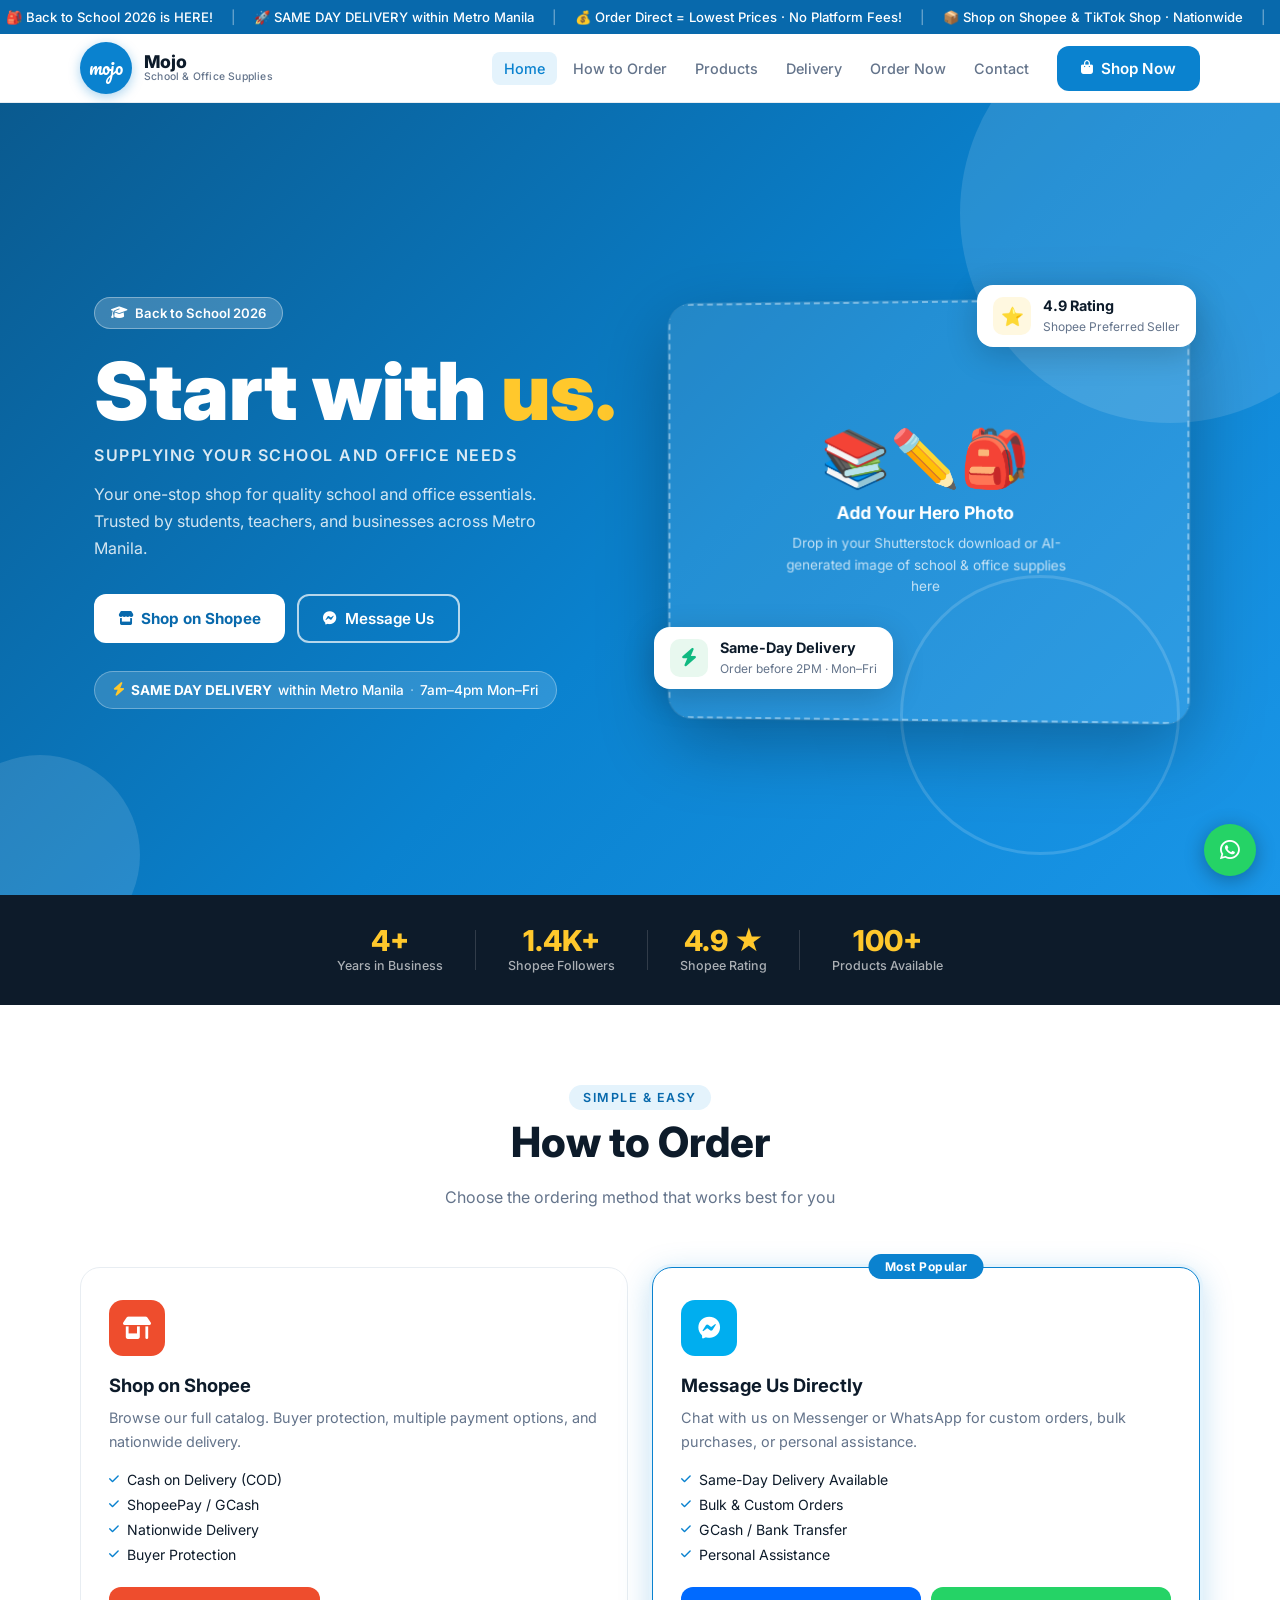
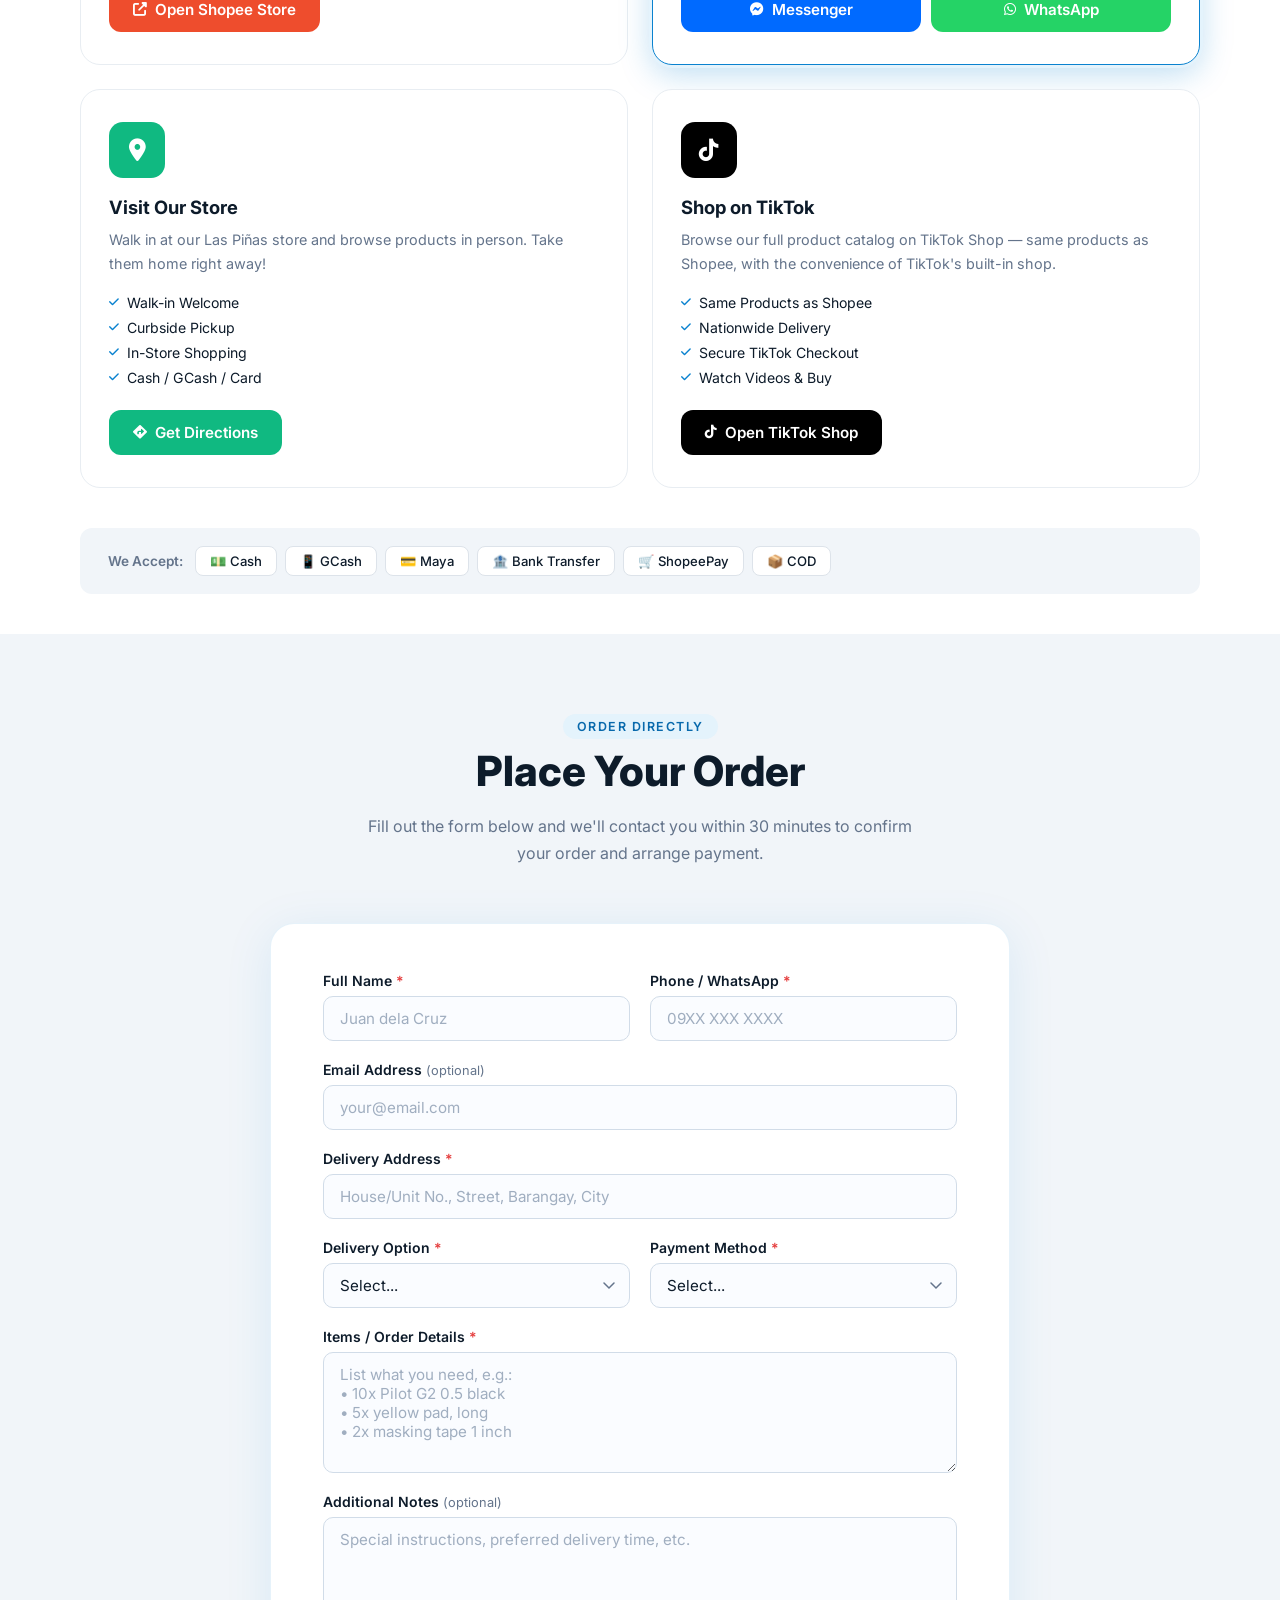
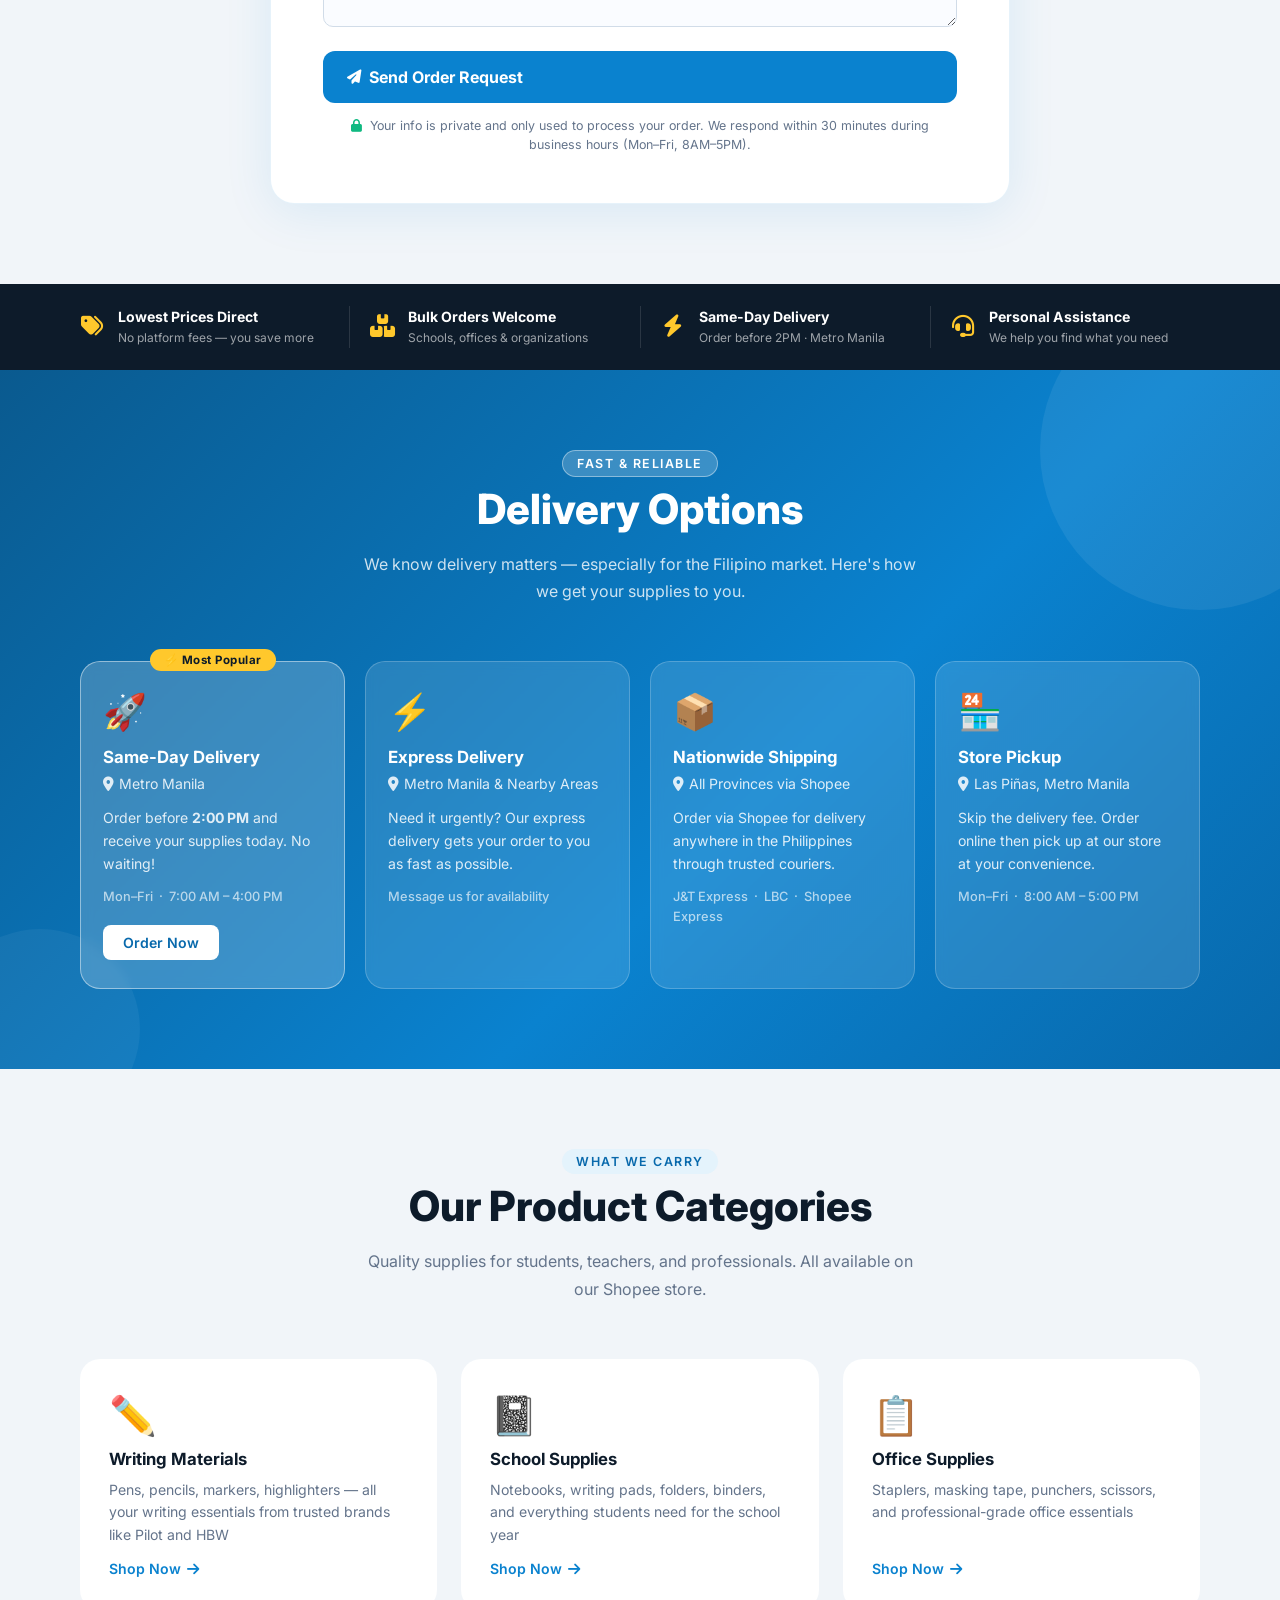
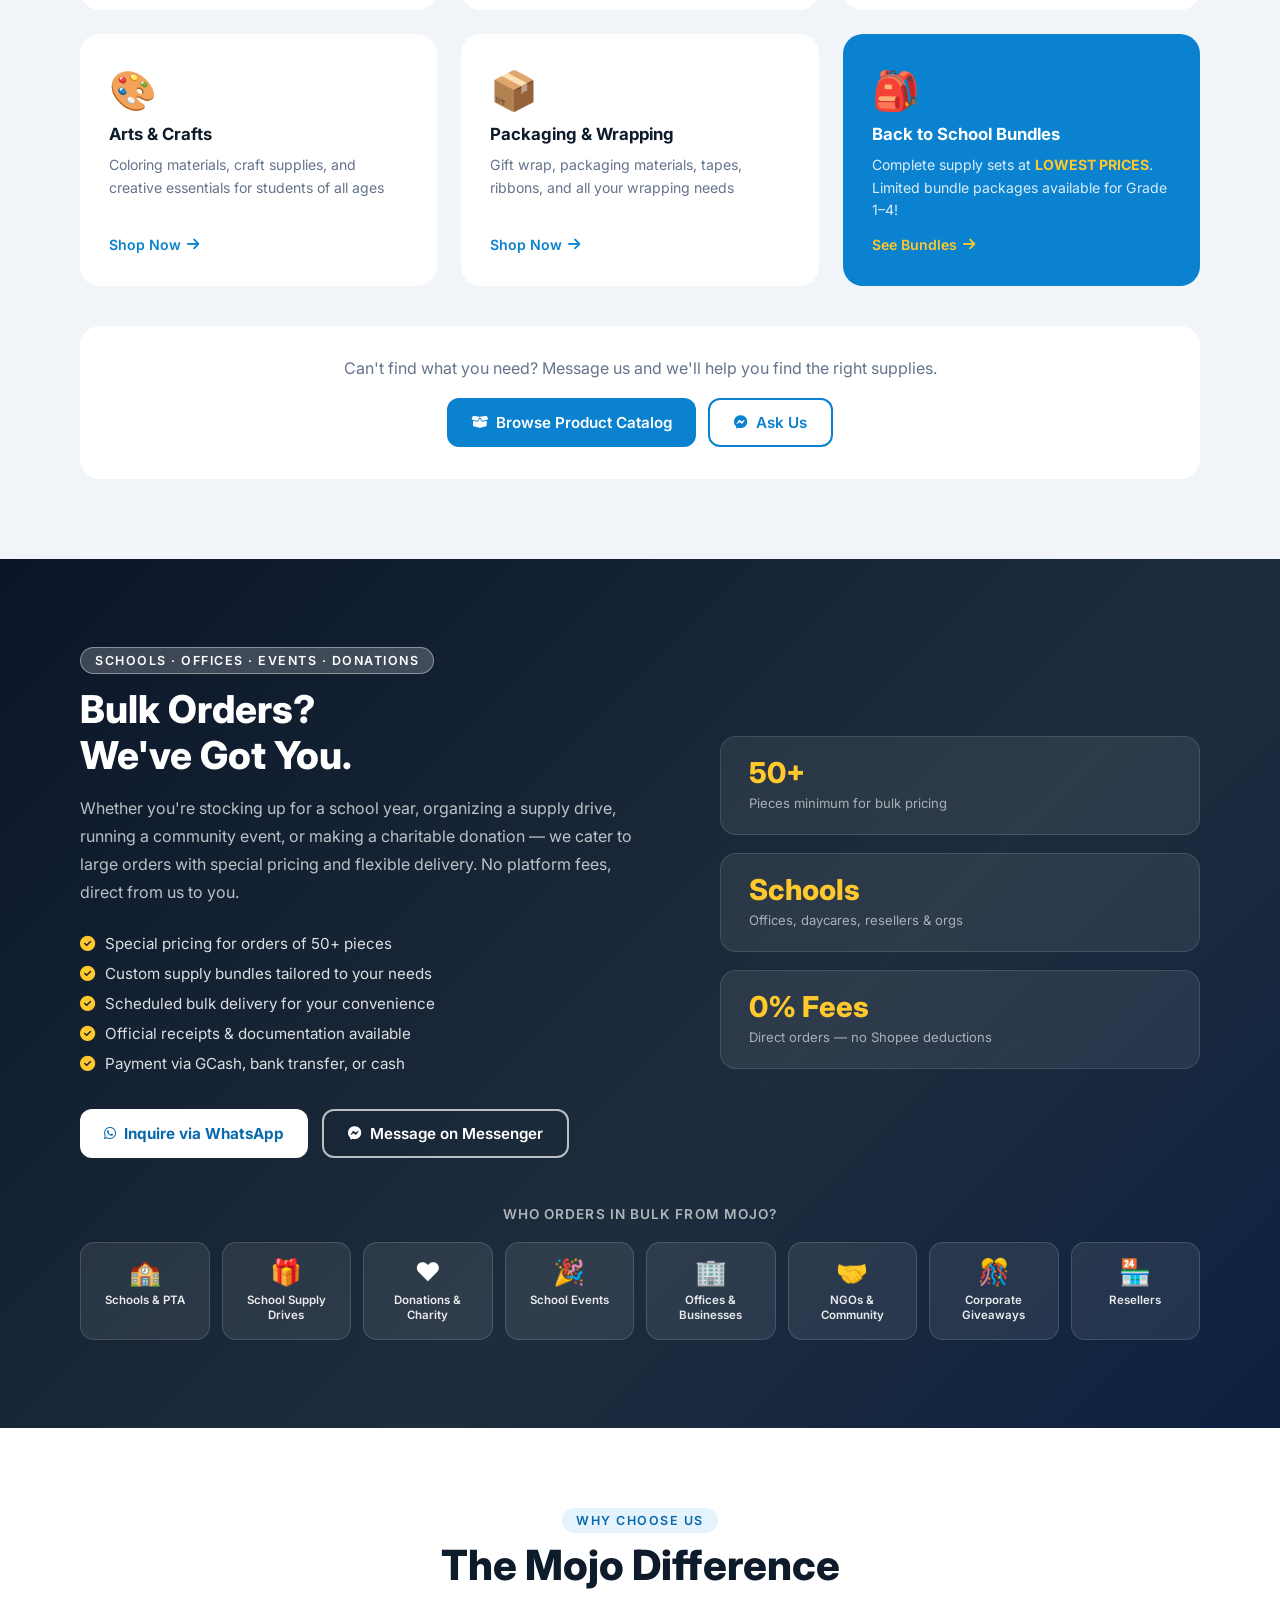
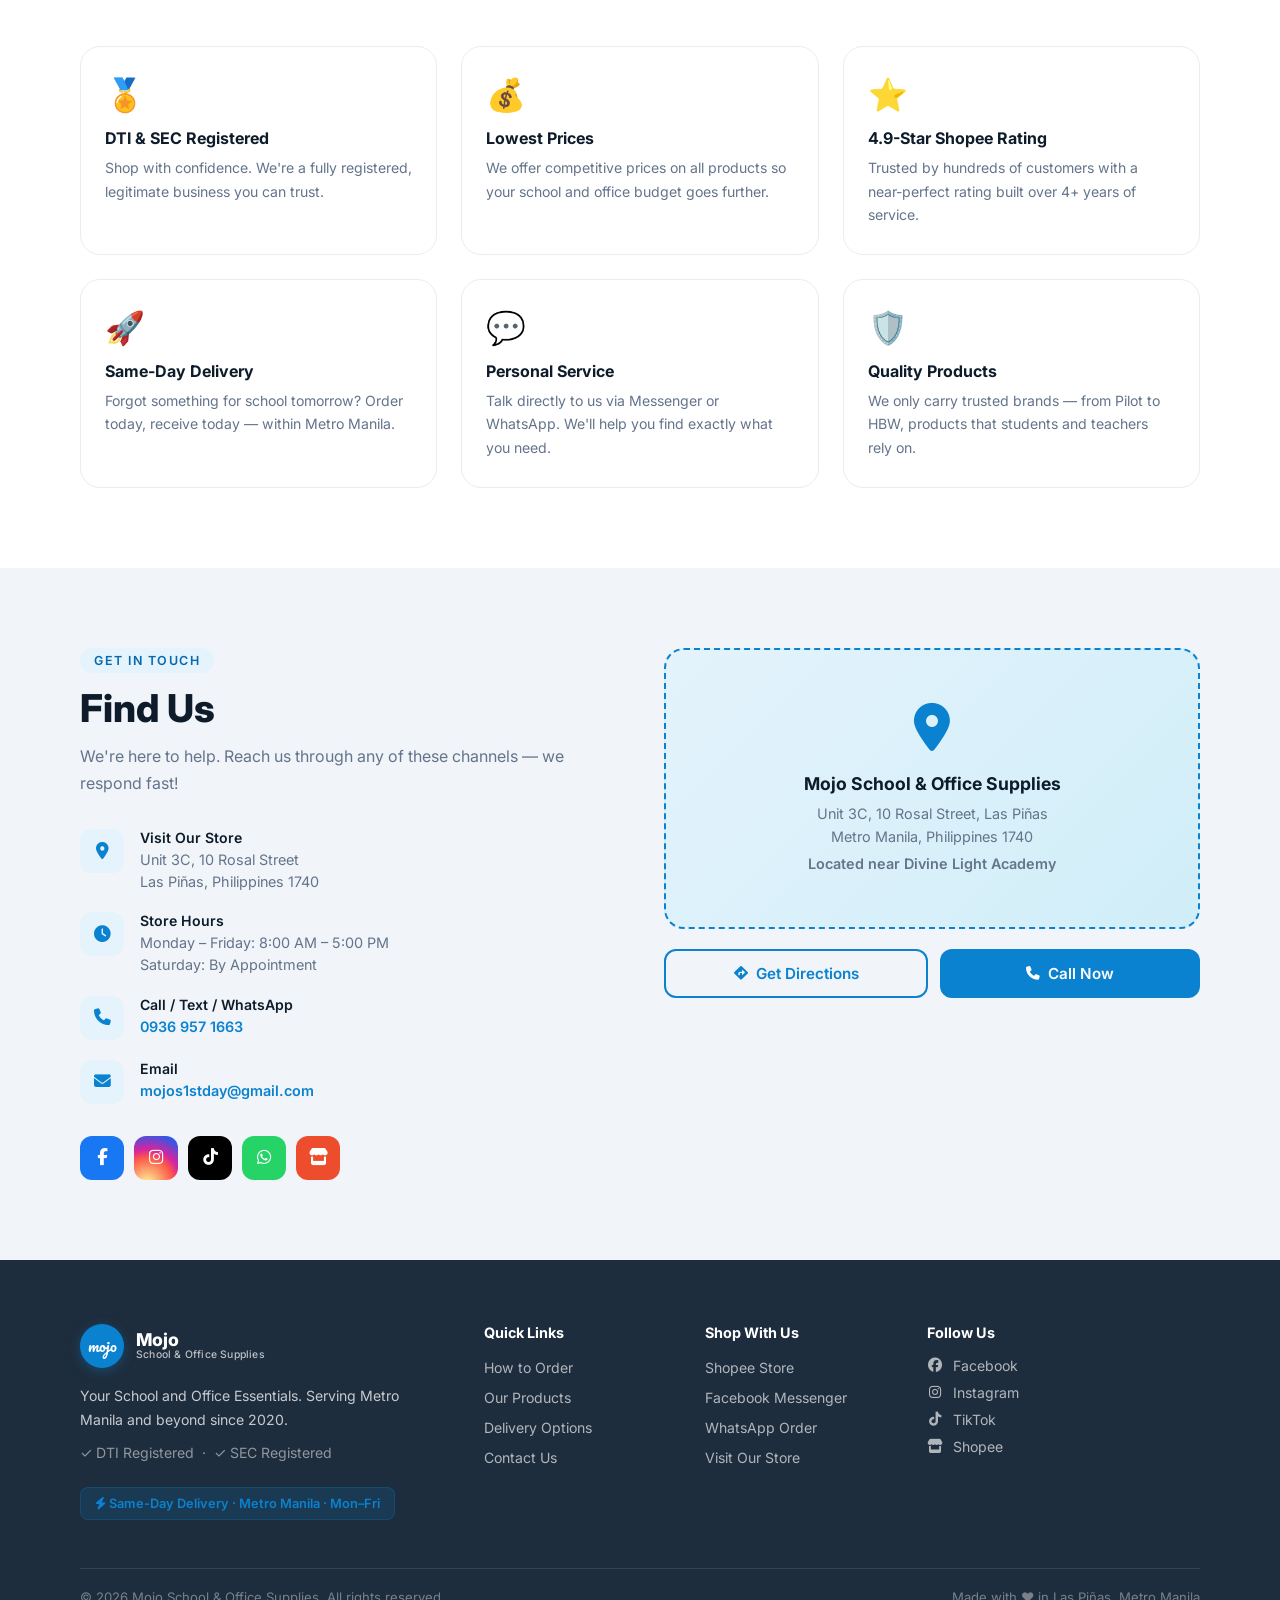
<file: index.html>
<!DOCTYPE html>
<html lang="en">
<head>
  <meta charset="UTF-8" />
  <meta name="viewport" content="width=device-width, initial-scale=1.0" />
  <meta name="description" content="Mojo School & Office Supplies — Your one-stop shop for school and office essentials in Las Piñas, Metro Manila. SAME DAY delivery within Metro Manila!" />
  <meta name="keywords" content="school supplies Las Piñas, office supplies Metro Manila, back to school Philippines, same day delivery school supplies, Mojo supplies" />
  <meta property="og:title" content="Mojo School & Office Supplies | Start with Us" />
  <meta property="og:description" content="Your one-stop shop for quality school and office essentials. SAME DAY delivery within Metro Manila!" />
  <meta property="og:type" content="website" />
  <title>Mojo School & Office Supplies | Start with Us</title>

  <link rel="preconnect" href="https://fonts.googleapis.com" />
  <link rel="preconnect" href="https://fonts.gstatic.com" crossorigin />
  <link href="https://fonts.googleapis.com/css2?family=Inter:wght@300;400;500;600;700;800;900&family=Pacifico&display=swap" rel="stylesheet" />
  <link rel="stylesheet" href="https://cdnjs.cloudflare.com/ajax/libs/font-awesome/6.5.0/css/all.min.css" />
  <link rel="stylesheet" href="style.css" />
</head>
<body>

  <!-- ░░░ ANNOUNCEMENT BAR ░░░ -->
  <div class="announcement-bar">
    <div class="announcement-track">
      <span>🎒 Back to School 2026 is HERE!</span>
      <span class="sep">|</span>
      <span>🚀 SAME DAY DELIVERY within Metro Manila</span>
      <span class="sep">|</span>
      <span>💰 Order Direct = Lowest Prices · No Platform Fees!</span>
      <span class="sep">|</span>
      <span>📦 Shop on Shopee &amp; TikTok Shop · Nationwide</span>
      <span class="sep">|</span>
      <span>💬 Order via Messenger or WhatsApp</span>
      <span class="sep">|</span>
      <span>🏪 Walk-in available in Las Piñas</span>
      <span class="sep">|</span>
      <span>🎒 Back to School 2026 is HERE!</span>
      <span class="sep">|</span>
      <span>🚀 SAME DAY DELIVERY within Metro Manila</span>
      <span class="sep">|</span>
      <span>💰 Order Direct = Lowest Prices · No Platform Fees!</span>
      <span class="sep">|</span>
      <span>📦 Shop on Shopee &amp; TikTok Shop · Nationwide</span>
      <span class="sep">|</span>
      <span>💬 Order via Messenger or WhatsApp</span>
      <span class="sep">|</span>
      <span>🏪 Walk-in available in Las Piñas</span>
      <span class="sep">|</span>
    </div>
  </div>

  <!-- ░░░ NAVIGATION ░░░ -->
  <nav class="navbar" id="navbar">
    <div class="container nav-inner">
      <a href="#home" class="nav-brand">
        <div class="logo-circle">
          <span class="logo-text">mojo</span>
        </div>
        <div>
          <div class="brand-name">Mojo</div>
          <div class="brand-sub">School &amp; Office Supplies</div>
        </div>
      </a>

      <button class="nav-toggle" id="navToggle" aria-label="Open menu">
        <span></span><span></span><span></span>
      </button>

      <div class="nav-menu" id="navMenu">
        <ul class="nav-links">
          <li><a href="#home" class="nav-link">Home</a></li>
          <li><a href="#how-to-order" class="nav-link">How to Order</a></li>
          <li><a href="products.html" class="nav-link">Products</a></li>
          <li><a href="#delivery" class="nav-link">Delivery</a></li>
          <li><a href="#order-form" class="nav-link">Order Now</a></li>
          <li><a href="#contact" class="nav-link">Contact</a></li>
        </ul>
        <a href="https://shopee.ph/mojo.sosupplies" target="_blank" rel="noopener" class="btn btn-primary">
          <i class="fas fa-shopping-bag"></i> Shop Now
        </a>
      </div>
    </div>
  </nav>

  <!-- ░░░ HERO ░░░ -->
  <section class="hero" id="home">
    <div class="hero-circle hero-circle-tr"></div>
    <div class="hero-circle hero-circle-bl"></div>
    <div class="hero-ring hero-ring-br"></div>

    <div class="container hero-inner">
      <div class="hero-content fade-up">
        <div class="hero-badge">
          <i class="fas fa-graduation-cap"></i> Back to School 2026
        </div>
        <h1 class="hero-title">
          Start with <span class="text-yellow">us.</span>
        </h1>
        <p class="hero-tagline">Supplying Your School and Office Needs</p>
        <p class="hero-desc">
          Your one-stop shop for quality school and office essentials.
          Trusted by students, teachers, and businesses across Metro Manila.
        </p>

        <div class="hero-actions">
          <a href="https://shopee.ph/mojo.sosupplies" target="_blank" rel="noopener" class="btn btn-white">
            <i class="fas fa-store"></i> Shop on Shopee
          </a>
          <a href="https://m.me/mojo.sosupplies" target="_blank" rel="noopener" class="btn btn-outline-white">
            <i class="fab fa-facebook-messenger"></i> Message Us
          </a>
        </div>

        <div class="hero-delivery-pill">
          <i class="fas fa-bolt"></i>
          <strong>SAME DAY DELIVERY</strong> within Metro Manila
          <span class="pill-sep">·</span>
          7am–4pm Mon–Fri
        </div>
      </div>

      <!-- 📸 HERO IMAGE — replace the placeholder below with your photo -->
      <!-- Option A: <img src="your-photo.jpg" alt="Mojo School Supplies" class="hero-img"> inside .hero-img-wrap -->
      <!-- Option B: Keep the placeholder div until your image is ready -->
      <div class="hero-visual fade-up delay-200">
        <div class="hero-img-wrap">
          <!-- ↓↓↓ REPLACE THIS div with an <img> once you have your Shutterstock / AI photo ↓↓↓ -->
          <div class="hero-img-placeholder">
            <div class="ph-emoji">📚✏️🎒</div>
            <h3>Add Your Hero Photo</h3>
            <p>Drop in your Shutterstock download or AI-generated image of school &amp; office supplies here</p>
          </div>
        </div>

        <!-- Floating badge — top right -->
        <div class="hero-float-badge hero-float-badge-1">
          <div class="hfb-icon" style="background:#FFF8E0;">⭐</div>
          <div class="hfb-text">
            <strong>4.9 Rating</strong>
            <span>Shopee Preferred Seller</span>
          </div>
        </div>

        <!-- Floating badge — bottom left -->
        <div class="hero-float-badge hero-float-badge-2">
          <div class="hfb-icon" style="background:#E8F8EF;"><i class="fas fa-bolt" style="color:#10B981;"></i></div>
          <div class="hfb-text">
            <strong>Same-Day Delivery</strong>
            <span>Order before 2PM · Mon–Fri</span>
          </div>
        </div>
      </div>
    </div>
  </section>

  <!-- ░░░ STATS STRIP ░░░ -->
  <div class="stats-strip">
    <div class="container stats-inner">
      <div class="stat-item">
        <span class="stat-num">4+</span>
        <span class="stat-label">Years in Business</span>
      </div>
      <div class="stat-divider"></div>
      <div class="stat-item">
        <span class="stat-num">1.4K+</span>
        <span class="stat-label">Shopee Followers</span>
      </div>
      <div class="stat-divider"></div>
      <div class="stat-item">
        <span class="stat-num">4.9 ★</span>
        <span class="stat-label">Shopee Rating</span>
      </div>
      <div class="stat-divider"></div>
      <div class="stat-item">
        <span class="stat-num">100+</span>
        <span class="stat-label">Products Available</span>
      </div>
    </div>
  </div>

  <!-- ░░░ HOW TO ORDER ░░░ -->
  <section class="section how-to-order" id="how-to-order">
    <div class="container">
      <div class="section-header fade-up">
        <span class="section-tag">Simple &amp; Easy</span>
        <h2>How to Order</h2>
        <p>Choose the ordering method that works best for you</p>
      </div>

      <div class="order-grid">

        <!-- Shopee -->
        <div class="order-card fade-up">
          <div class="order-icon" style="background:#EE4D2D">
            <i class="fas fa-store-alt"></i>
          </div>
          <h3>Shop on Shopee</h3>
          <p>Browse our full catalog. Buyer protection, multiple payment options, and nationwide delivery.</p>
          <ul class="feature-list">
            <li><i class="fas fa-check"></i> Cash on Delivery (COD)</li>
            <li><i class="fas fa-check"></i> ShopeePay / GCash</li>
            <li><i class="fas fa-check"></i> Nationwide Delivery</li>
            <li><i class="fas fa-check"></i> Buyer Protection</li>
          </ul>
          <a href="https://shopee.ph/mojo.sosupplies" target="_blank" rel="noopener" class="btn btn-shopee">
            <i class="fas fa-external-link-alt"></i> Open Shopee Store
          </a>
        </div>

        <!-- Messenger — featured -->
        <div class="order-card order-card-featured fade-up delay-100">
          <div class="featured-badge">Most Popular</div>
          <div class="order-icon" style="background:#00AEEF">
            <i class="fab fa-facebook-messenger"></i>
          </div>
          <h3>Message Us Directly</h3>
          <p>Chat with us on Messenger or WhatsApp for custom orders, bulk purchases, or personal assistance.</p>
          <ul class="feature-list">
            <li><i class="fas fa-check"></i> Same-Day Delivery Available</li>
            <li><i class="fas fa-check"></i> Bulk &amp; Custom Orders</li>
            <li><i class="fas fa-check"></i> GCash / Bank Transfer</li>
            <li><i class="fas fa-check"></i> Personal Assistance</li>
          </ul>
          <div class="order-btn-row">
            <a href="https://m.me/mojo.sosupplies" target="_blank" rel="noopener" class="btn btn-messenger">
              <i class="fab fa-facebook-messenger"></i> Messenger
            </a>
            <a href="https://api.whatsapp.com/send?phone=639369571663" target="_blank" rel="noopener" class="btn btn-whatsapp">
              <i class="fab fa-whatsapp"></i> WhatsApp
            </a>
          </div>
        </div>

        <!-- Walk-in -->
        <div class="order-card fade-up delay-200">
          <div class="order-icon" style="background:#10B981">
            <i class="fas fa-map-marker-alt"></i>
          </div>
          <h3>Visit Our Store</h3>
          <p>Walk in at our Las Piñas store and browse products in person. Take them home right away!</p>
          <ul class="feature-list">
            <li><i class="fas fa-check"></i> Walk-in Welcome</li>
            <li><i class="fas fa-check"></i> Curbside Pickup</li>
            <li><i class="fas fa-check"></i> In-Store Shopping</li>
            <li><i class="fas fa-check"></i> Cash / GCash / Card</li>
          </ul>
          <a href="https://maps.google.com/?q=10+Rosal+Street,+Las+Piñas,+Metro+Manila" target="_blank" rel="noopener" class="btn btn-maps">
            <i class="fas fa-directions"></i> Get Directions
          </a>
        </div>

        <!-- TikTok Shop -->
        <div class="order-card fade-up delay-300">
          <div class="order-icon" style="background:#000">
            <i class="fab fa-tiktok"></i>
          </div>
          <h3>Shop on TikTok</h3>
          <p>Browse our full product catalog on TikTok Shop — same products as Shopee, with the convenience of TikTok's built-in shop.</p>
          <ul class="feature-list">
            <li><i class="fas fa-check"></i> Same Products as Shopee</li>
            <li><i class="fas fa-check"></i> Nationwide Delivery</li>
            <li><i class="fas fa-check"></i> Secure TikTok Checkout</li>
            <li><i class="fas fa-check"></i> Watch Videos &amp; Buy</li>
          </ul>
          <a href="https://www.tiktok.com/@mojo.sosupplies/shop" target="_blank" rel="noopener" class="btn btn-tiktok">
            <i class="fab fa-tiktok"></i> Open TikTok Shop
          </a>
        </div>

      </div>

      <!-- Payment Methods -->
      <div class="payment-bar fade-up">
        <span class="payment-label">We Accept:</span>
        <div class="payment-badges">
          <span class="payment-badge">💵 Cash</span>
          <span class="payment-badge">📱 GCash</span>
          <span class="payment-badge">💳 Maya</span>
          <span class="payment-badge">🏦 Bank Transfer</span>
          <span class="payment-badge">🛒 ShopeePay</span>
          <span class="payment-badge">📦 COD</span>
        </div>
      </div>
    </div>
  </section>

  <!-- ░░░ ORDER FORM ░░░ -->
  <section class="section order-form-section" id="order-form">
    <div class="container">
      <div class="section-header fade-up">
        <span class="section-tag">Order Directly</span>
        <h2>Place Your Order</h2>
        <p>Fill out the form below and we'll contact you within 30 minutes to confirm your order and arrange payment.</p>
      </div>

      <div class="order-form-wrap fade-up">

        <!-- ✅ SUCCESS STATE (shown after submit) -->
        <div class="form-success" id="formSuccess" style="display:none">
          <div class="success-icon">✅</div>
          <h3>Order Received!</h3>
          <p>Thank you! We'll reach out shortly via SMS, WhatsApp, or Messenger to confirm your order.</p>
          <div class="success-btns">
            <a href="https://api.whatsapp.com/send?phone=639369571663" target="_blank" rel="noopener" class="btn btn-whatsapp">
              <i class="fab fa-whatsapp"></i> Follow Up on WhatsApp
            </a>
            <a href="https://m.me/mojo.sosupplies" target="_blank" rel="noopener" class="btn btn-messenger">
              <i class="fab fa-facebook-messenger"></i> Message on Messenger
            </a>
          </div>
        </div>

        <!-- 📋 ORDER FORM -->
        <!-- NOTE: Replace "YOUR_FORM_ID" below with your Formspree form ID -->
        <!-- Get a free one at: https://formspree.io -->
        <form class="order-form" id="orderForm" action="https://formspree.io/f/mojnokpn" method="POST">

          <div class="form-row">
            <div class="form-group">
              <label for="fname">Full Name <span class="required">*</span></label>
              <input type="text" id="fname" name="name" placeholder="Juan dela Cruz" required />
            </div>
            <div class="form-group">
              <label for="fphone">Phone / WhatsApp <span class="required">*</span></label>
              <input type="tel" id="fphone" name="phone" placeholder="09XX XXX XXXX" required />
            </div>
          </div>

          <div class="form-group">
            <label for="femail">Email Address <span class="optional">(optional)</span></label>
            <input type="email" id="femail" name="email" placeholder="your@email.com" />
          </div>

          <div class="form-group">
            <label for="faddress">Delivery Address <span class="required">*</span></label>
            <input type="text" id="faddress" name="address" placeholder="House/Unit No., Street, Barangay, City" required />
          </div>

          <div class="form-row">
            <div class="form-group">
              <label for="fdelivery">Delivery Option <span class="required">*</span></label>
              <select id="fdelivery" name="delivery" required>
                <option value="">Select...</option>
                <option value="Same-Day Delivery (Metro Manila)">Same-Day Delivery (Metro Manila)</option>
                <option value="Nationwide Shipping">Nationwide Shipping</option>
                <option value="Store Pickup (Las Piñas)">Store Pickup (Las Piñas)</option>
              </select>
            </div>
            <div class="form-group">
              <label for="fpayment">Payment Method <span class="required">*</span></label>
              <select id="fpayment" name="payment" required>
                <option value="">Select...</option>
                <option value="GCash">GCash</option>
                <option value="Maya">Maya</option>
                <option value="Bank Transfer">Bank Transfer</option>
                <option value="Cash on Pickup">Cash on Pickup</option>
                <option value="COD (via Shopee)">COD (via Shopee)</option>
              </select>
            </div>
          </div>

          <div class="form-group">
            <label for="fitems">Items / Order Details <span class="required">*</span></label>
            <textarea id="fitems" name="items" rows="5"
              placeholder="List what you need, e.g.:&#10;• 10x Pilot G2 0.5 black&#10;• 5x yellow pad, long&#10;• 2x masking tape 1 inch" required></textarea>
          </div>

          <div class="form-group">
            <label for="fnotes">Additional Notes <span class="optional">(optional)</span></label>
            <textarea id="fnotes" name="notes" rows="3"
              placeholder="Special instructions, preferred delivery time, etc."></textarea>
          </div>

          <button type="submit" class="btn btn-primary btn-form-submit" id="submitBtn">
            <i class="fas fa-paper-plane"></i> Send Order Request
          </button>

          <p class="form-note">
            <i class="fas fa-lock"></i> Your info is private and only used to process your order.
            We respond within 30 minutes during business hours (Mon–Fri, 8AM–5PM).
          </p>

        </form>
      </div>
    </div>
  </section>

  <!-- ░░░ DIRECT ORDER BENEFITS STRIP ░░░ -->
  <div class="direct-strip">
    <div class="container direct-strip-inner">
      <div class="direct-strip-item">
        <i class="fas fa-tags"></i>
        <div>
          <strong>Lowest Prices Direct</strong>
          <span>No platform fees — you save more</span>
        </div>
      </div>
      <div class="direct-strip-divider"></div>
      <div class="direct-strip-item">
        <i class="fas fa-boxes"></i>
        <div>
          <strong>Bulk Orders Welcome</strong>
          <span>Schools, offices &amp; organizations</span>
        </div>
      </div>
      <div class="direct-strip-divider"></div>
      <div class="direct-strip-item">
        <i class="fas fa-bolt"></i>
        <div>
          <strong>Same-Day Delivery</strong>
          <span>Order before 2PM · Metro Manila</span>
        </div>
      </div>
      <div class="direct-strip-divider"></div>
      <div class="direct-strip-item">
        <i class="fas fa-headset"></i>
        <div>
          <strong>Personal Assistance</strong>
          <span>We help you find what you need</span>
        </div>
      </div>
    </div>
  </div>

  <!-- ░░░ DELIVERY SECTION ░░░ -->
  <section class="delivery-section" id="delivery">
    <div class="container">
      <div class="section-header section-header-white fade-up">
        <span class="section-tag-white">Fast &amp; Reliable</span>
        <h2>Delivery Options</h2>
        <p>We know delivery matters — especially for the Filipino market. Here's how we get your supplies to you.</p>
      </div>

      <div class="delivery-grid">

        <div class="delivery-card delivery-featured fade-up">
          <div class="delivery-badge-top">⚡ Most Popular</div>
          <div class="delivery-emoji">🚀</div>
          <h3>Same-Day Delivery</h3>
          <p class="delivery-area"><i class="fas fa-map-marker-alt"></i> Metro Manila</p>
          <p>Order before <strong>2:00 PM</strong> and receive your supplies today. No waiting!</p>
          <p class="delivery-sched">Mon–Fri &nbsp;·&nbsp; 7:00 AM – 4:00 PM</p>
          <a href="https://m.me/mojo.sosupplies" target="_blank" rel="noopener" class="btn btn-white-sm">
            Order Now
          </a>
        </div>

        <div class="delivery-card fade-up delay-100">
          <div class="delivery-emoji">⚡</div>
          <h3>Express Delivery</h3>
          <p class="delivery-area"><i class="fas fa-map-marker-alt"></i> Metro Manila &amp; Nearby Areas</p>
          <p>Need it urgently? Our express delivery gets your order to you as fast as possible.</p>
          <p class="delivery-sched">Message us for availability</p>
        </div>

        <div class="delivery-card fade-up delay-200">
          <div class="delivery-emoji">📦</div>
          <h3>Nationwide Shipping</h3>
          <p class="delivery-area"><i class="fas fa-map-marker-alt"></i> All Provinces via Shopee</p>
          <p>Order via Shopee for delivery anywhere in the Philippines through trusted couriers.</p>
          <p class="delivery-sched">J&amp;T Express &nbsp;·&nbsp; LBC &nbsp;·&nbsp; Shopee Express</p>
        </div>

        <div class="delivery-card fade-up delay-300">
          <div class="delivery-emoji">🏪</div>
          <h3>Store Pickup</h3>
          <p class="delivery-area"><i class="fas fa-map-marker-alt"></i> Las Piñas, Metro Manila</p>
          <p>Skip the delivery fee. Order online then pick up at our store at your convenience.</p>
          <p class="delivery-sched">Mon–Fri &nbsp;·&nbsp; 8:00 AM – 5:00 PM</p>
        </div>

      </div>
    </div>
  </section>

  <!-- ░░░ PRODUCTS ░░░ -->
  <section class="section products-section" id="products">
    <div class="container">
      <div class="section-header fade-up">
        <span class="section-tag">What We Carry</span>
        <h2>Our Product Categories</h2>
        <p>Quality supplies for students, teachers, and professionals. All available on our Shopee store.</p>
      </div>

      <div class="products-grid">

        <a href="https://shopee.ph/mojo.sosupplies" target="_blank" rel="noopener" class="product-card fade-up">
          <div class="product-emoji">✏️</div>
          <h3>Writing Materials</h3>
          <p>Pens, pencils, markers, highlighters — all your writing essentials from trusted brands like Pilot and HBW</p>
          <span class="product-cta">Shop Now <i class="fas fa-arrow-right"></i></span>
        </a>

        <a href="https://shopee.ph/mojo.sosupplies" target="_blank" rel="noopener" class="product-card fade-up delay-100">
          <div class="product-emoji">📓</div>
          <h3>School Supplies</h3>
          <p>Notebooks, writing pads, folders, binders, and everything students need for the school year</p>
          <span class="product-cta">Shop Now <i class="fas fa-arrow-right"></i></span>
        </a>

        <a href="https://shopee.ph/mojo.sosupplies" target="_blank" rel="noopener" class="product-card fade-up delay-200">
          <div class="product-emoji">📋</div>
          <h3>Office Supplies</h3>
          <p>Staplers, masking tape, punchers, scissors, and professional-grade office essentials</p>
          <span class="product-cta">Shop Now <i class="fas fa-arrow-right"></i></span>
        </a>

        <a href="https://shopee.ph/mojo.sosupplies" target="_blank" rel="noopener" class="product-card fade-up">
          <div class="product-emoji">🎨</div>
          <h3>Arts &amp; Crafts</h3>
          <p>Coloring materials, craft supplies, and creative essentials for students of all ages</p>
          <span class="product-cta">Shop Now <i class="fas fa-arrow-right"></i></span>
        </a>

        <a href="https://shopee.ph/mojo.sosupplies" target="_blank" rel="noopener" class="product-card fade-up delay-100">
          <div class="product-emoji">📦</div>
          <h3>Packaging &amp; Wrapping</h3>
          <p>Gift wrap, packaging materials, tapes, ribbons, and all your wrapping needs</p>
          <span class="product-cta">Shop Now <i class="fas fa-arrow-right"></i></span>
        </a>

        <a href="https://shopee.ph/mojo.sosupplies" target="_blank" rel="noopener" class="product-card product-card-featured fade-up delay-200">
          <div class="product-emoji">🎒</div>
          <h3>Back to School Bundles</h3>
          <p>Complete supply sets at <strong>LOWEST PRICES</strong>. Limited bundle packages available for Grade 1–4!</p>
          <span class="product-cta">See Bundles <i class="fas fa-arrow-right"></i></span>
        </a>

      </div>

      <div class="products-cta fade-up">
        <p>Can't find what you need? Message us and we'll help you find the right supplies.</p>
        <div class="products-cta-btns">
          <a href="products.html" class="btn btn-primary">
            <i class="fas fa-box-open"></i> Browse Product Catalog
          </a>
          <a href="https://m.me/mojo.sosupplies" target="_blank" rel="noopener" class="btn btn-outline-blue">
            <i class="fab fa-facebook-messenger"></i> Ask Us
          </a>
        </div>
      </div>
    </div>
  </section>

  <!-- ░░░ BULK ORDERS ░░░ -->
  <section class="bulk-section">
    <div class="container">
      <div class="bulk-inner fade-up">

        <div class="bulk-content">
          <span class="section-tag-white">Schools · Offices · Events · Donations</span>
          <h2>Bulk Orders? <br>We've Got You.</h2>
          <p>Whether you're stocking up for a school year, organizing a supply drive, running a community event, or making a charitable donation — we cater to large orders with special pricing and flexible delivery. No platform fees, direct from us to you.</p>
          <ul class="bulk-list">
            <li><i class="fas fa-check-circle"></i> Special pricing for orders of 50+ pieces</li>
            <li><i class="fas fa-check-circle"></i> Custom supply bundles tailored to your needs</li>
            <li><i class="fas fa-check-circle"></i> Scheduled bulk delivery for your convenience</li>
            <li><i class="fas fa-check-circle"></i> Official receipts &amp; documentation available</li>
            <li><i class="fas fa-check-circle"></i> Payment via GCash, bank transfer, or cash</li>
          </ul>
          <div class="bulk-btns">
            <a href="https://api.whatsapp.com/send?phone=639369571663&text=Hi%20Mojo!%20I%27m%20interested%20in%20a%20bulk%20order." target="_blank" rel="noopener" class="btn btn-white">
              <i class="fab fa-whatsapp"></i> Inquire via WhatsApp
            </a>
            <a href="https://m.me/mojo.sosupplies" target="_blank" rel="noopener" class="btn btn-outline-white">
              <i class="fab fa-facebook-messenger"></i> Message on Messenger
            </a>
          </div>
        </div>

        <div class="bulk-visual">
          <div class="bulk-stat">
            <span class="bulk-num">50+</span>
            <span class="bulk-label">Pieces minimum for bulk pricing</span>
          </div>
          <div class="bulk-stat">
            <span class="bulk-num">Schools</span>
            <span class="bulk-label">Offices, daycares, resellers &amp; orgs</span>
          </div>
          <div class="bulk-stat">
            <span class="bulk-num">0% Fees</span>
            <span class="bulk-label">Direct orders — no Shopee deductions</span>
          </div>
        </div>

      </div>

      <!-- Who Orders in Bulk -->
      <div class="bulk-use-cases fade-up">
        <p class="bulk-use-label">Who orders in bulk from Mojo?</p>
        <div class="bulk-use-grid">
          <div class="bulk-use-item">
            <span>🏫</span>
            <strong>Schools &amp; PTA</strong>
          </div>
          <div class="bulk-use-item">
            <span>🎁</span>
            <strong>School Supply Drives</strong>
          </div>
          <div class="bulk-use-item">
            <span>❤️</span>
            <strong>Donations &amp; Charity</strong>
          </div>
          <div class="bulk-use-item">
            <span>🎉</span>
            <strong>School Events</strong>
          </div>
          <div class="bulk-use-item">
            <span>🏢</span>
            <strong>Offices &amp; Businesses</strong>
          </div>
          <div class="bulk-use-item">
            <span>🤝</span>
            <strong>NGOs &amp; Community</strong>
          </div>
          <div class="bulk-use-item">
            <span>🎊</span>
            <strong>Corporate Giveaways</strong>
          </div>
          <div class="bulk-use-item">
            <span>🏪</span>
            <strong>Resellers</strong>
          </div>
        </div>
      </div>

    </div>
  </section>

  <!-- ░░░ WHY MOJO ░░░ -->
  <section class="section why-section">
    <div class="container">
      <div class="section-header fade-up">
        <span class="section-tag">Why Choose Us</span>
        <h2>The Mojo Difference</h2>
      </div>

      <div class="why-grid">
        <div class="why-card fade-up">
          <div class="why-emoji">🏅</div>
          <h3>DTI &amp; SEC Registered</h3>
          <p>Shop with confidence. We're a fully registered, legitimate business you can trust.</p>
        </div>
        <div class="why-card fade-up delay-100">
          <div class="why-emoji">💰</div>
          <h3>Lowest Prices</h3>
          <p>We offer competitive prices on all products so your school and office budget goes further.</p>
        </div>
        <div class="why-card fade-up delay-200">
          <div class="why-emoji">⭐</div>
          <h3>4.9-Star Shopee Rating</h3>
          <p>Trusted by hundreds of customers with a near-perfect rating built over 4+ years of service.</p>
        </div>
        <div class="why-card fade-up">
          <div class="why-emoji">🚀</div>
          <h3>Same-Day Delivery</h3>
          <p>Forgot something for school tomorrow? Order today, receive today — within Metro Manila.</p>
        </div>
        <div class="why-card fade-up delay-100">
          <div class="why-emoji">💬</div>
          <h3>Personal Service</h3>
          <p>Talk directly to us via Messenger or WhatsApp. We'll help you find exactly what you need.</p>
        </div>
        <div class="why-card fade-up delay-200">
          <div class="why-emoji">🛡️</div>
          <h3>Quality Products</h3>
          <p>We only carry trusted brands — from Pilot to HBW, products that students and teachers rely on.</p>
        </div>
      </div>
    </div>
  </section>

  <!-- ░░░ CONTACT ░░░ -->
  <section class="section contact-section" id="contact">
    <div class="container">
      <div class="contact-grid">

        <div class="contact-info fade-up">
          <span class="section-tag">Get in Touch</span>
          <h2>Find Us</h2>
          <p class="contact-intro">We're here to help. Reach us through any of these channels — we respond fast!</p>

          <div class="contact-list">
            <div class="contact-item">
              <div class="contact-icon-wrap"><i class="fas fa-map-marker-alt"></i></div>
              <div>
                <h4>Visit Our Store</h4>
                <p>Unit 3C, 10 Rosal Street<br />Las Piñas, Philippines 1740</p>
              </div>
            </div>
            <div class="contact-item">
              <div class="contact-icon-wrap"><i class="fas fa-clock"></i></div>
              <div>
                <h4>Store Hours</h4>
                <p>Monday – Friday: 8:00 AM – 5:00 PM<br />Saturday: By Appointment</p>
              </div>
            </div>
            <div class="contact-item">
              <div class="contact-icon-wrap"><i class="fas fa-phone"></i></div>
              <div>
                <h4>Call / Text / WhatsApp</h4>
                <a href="tel:+639369571663">0936 957 1663</a>
              </div>
            </div>
            <div class="contact-item">
              <div class="contact-icon-wrap"><i class="fas fa-envelope"></i></div>
              <div>
                <h4>Email</h4>
                <a href="mailto:mojos1stday@gmail.com">mojos1stday@gmail.com</a>
              </div>
            </div>
          </div>

          <div class="social-row">
            <a href="https://www.facebook.com/mojo.sosupplies" target="_blank" rel="noopener" class="social-btn" style="background:#1877F2" aria-label="Facebook">
              <i class="fab fa-facebook-f"></i>
            </a>
            <a href="https://www.instagram.com/mojo.sosupplies" target="_blank" rel="noopener" class="social-btn" style="background:radial-gradient(circle at 30% 107%,#fdf497 0%,#fd5949 45%,#d6249f 60%,#285AEB 90%)" aria-label="Instagram">
              <i class="fab fa-instagram"></i>
            </a>
            <a href="https://www.tiktok.com/@mojo.sosupplies" target="_blank" rel="noopener" class="social-btn" style="background:#000" aria-label="TikTok">
              <i class="fab fa-tiktok"></i>
            </a>
            <a href="https://api.whatsapp.com/send?phone=639369571663" target="_blank" rel="noopener" class="social-btn" style="background:#25D366" aria-label="WhatsApp">
              <i class="fab fa-whatsapp"></i>
            </a>
            <a href="https://shopee.ph/mojo.sosupplies" target="_blank" rel="noopener" class="social-btn" style="background:#EE4D2D" aria-label="Shopee">
              <i class="fas fa-store"></i>
            </a>
          </div>
        </div>

        <div class="contact-map-area fade-up delay-200">
          <div class="map-placeholder">
            <div class="map-pin-icon"><i class="fas fa-map-marker-alt"></i></div>
            <h3>Mojo School &amp; Office Supplies</h3>
            <p>Unit 3C, 10 Rosal Street, Las Piñas<br />Metro Manila, Philippines 1740</p>
            <p class="map-note">Located near Divine Light Academy</p>
          </div>
          <div class="map-actions">
            <a href="https://maps.google.com/?q=10+Rosal+Street+Las+Piñas+Metro+Manila+Philippines" target="_blank" rel="noopener" class="btn btn-outline-blue">
              <i class="fas fa-directions"></i> Get Directions
            </a>
            <a href="tel:+639369571663" class="btn btn-primary">
              <i class="fas fa-phone"></i> Call Now
            </a>
          </div>
        </div>

      </div>
    </div>
  </section>

  <!-- ░░░ FOOTER ░░░ -->
  <footer class="footer">
    <div class="container">
      <div class="footer-grid">

        <div class="footer-brand">
          <div class="footer-logo">
            <div class="logo-circle logo-circle-sm">
              <span class="logo-text">mojo</span>
            </div>
            <div>
              <div class="brand-name" style="color:#fff">Mojo</div>
              <div class="brand-sub" style="color:rgba(255,255,255,0.7)">School &amp; Office Supplies</div>
            </div>
          </div>
          <p>Your School and Office Essentials. Serving Metro Manila and beyond since 2020.</p>
          <p class="footer-reg">✓ DTI Registered &nbsp;·&nbsp; ✓ SEC Registered</p>
          <div class="footer-delivery-note">
            <i class="fas fa-bolt"></i> Same-Day Delivery · Metro Manila · Mon–Fri
          </div>
        </div>

        <div class="footer-col">
          <h4>Quick Links</h4>
          <ul>
            <li><a href="#how-to-order">How to Order</a></li>
            <li><a href="products.html">Our Products</a></li>
            <li><a href="#delivery">Delivery Options</a></li>
            <li><a href="#contact">Contact Us</a></li>
          </ul>
        </div>

        <div class="footer-col">
          <h4>Shop With Us</h4>
          <ul>
            <li><a href="https://shopee.ph/mojo.sosupplies" target="_blank">Shopee Store</a></li>
            <li><a href="https://m.me/mojo.sosupplies" target="_blank">Facebook Messenger</a></li>
            <li><a href="https://api.whatsapp.com/send?phone=639369571663" target="_blank">WhatsApp Order</a></li>
            <li><a href="#contact">Visit Our Store</a></li>
          </ul>
        </div>

        <div class="footer-col">
          <h4>Follow Us</h4>
          <div class="footer-social">
            <a href="https://www.facebook.com/mojo.sosupplies" target="_blank" rel="noopener"><i class="fab fa-facebook"></i> Facebook</a>
            <a href="https://www.instagram.com/mojo.sosupplies" target="_blank" rel="noopener"><i class="fab fa-instagram"></i> Instagram</a>
            <a href="https://www.tiktok.com/@mojo.sosupplies" target="_blank" rel="noopener"><i class="fab fa-tiktok"></i> TikTok</a>
            <a href="https://shopee.ph/mojo.sosupplies" target="_blank" rel="noopener"><i class="fas fa-store"></i> Shopee</a>
          </div>
        </div>

      </div>

      <div class="footer-bottom">
        <p>© 2026 Mojo School &amp; Office Supplies. All rights reserved.</p>
        <p>Made with ❤️ in Las Piñas, Metro Manila</p>
      </div>
    </div>
  </footer>

  <!-- ░░░ FLOATING BUTTONS ░░░ -->
  <a href="https://api.whatsapp.com/send?phone=639369571663" target="_blank" rel="noopener" class="fab-btn fab-wa" aria-label="Chat on WhatsApp">
    <i class="fab fa-whatsapp"></i>
  </a>

  <button class="fab-btn fab-top" id="backToTop" aria-label="Back to top" style="display:none">
    <i class="fas fa-arrow-up"></i>
  </button>

  <script src="script.js"></script>
</body>
</html>
</file>
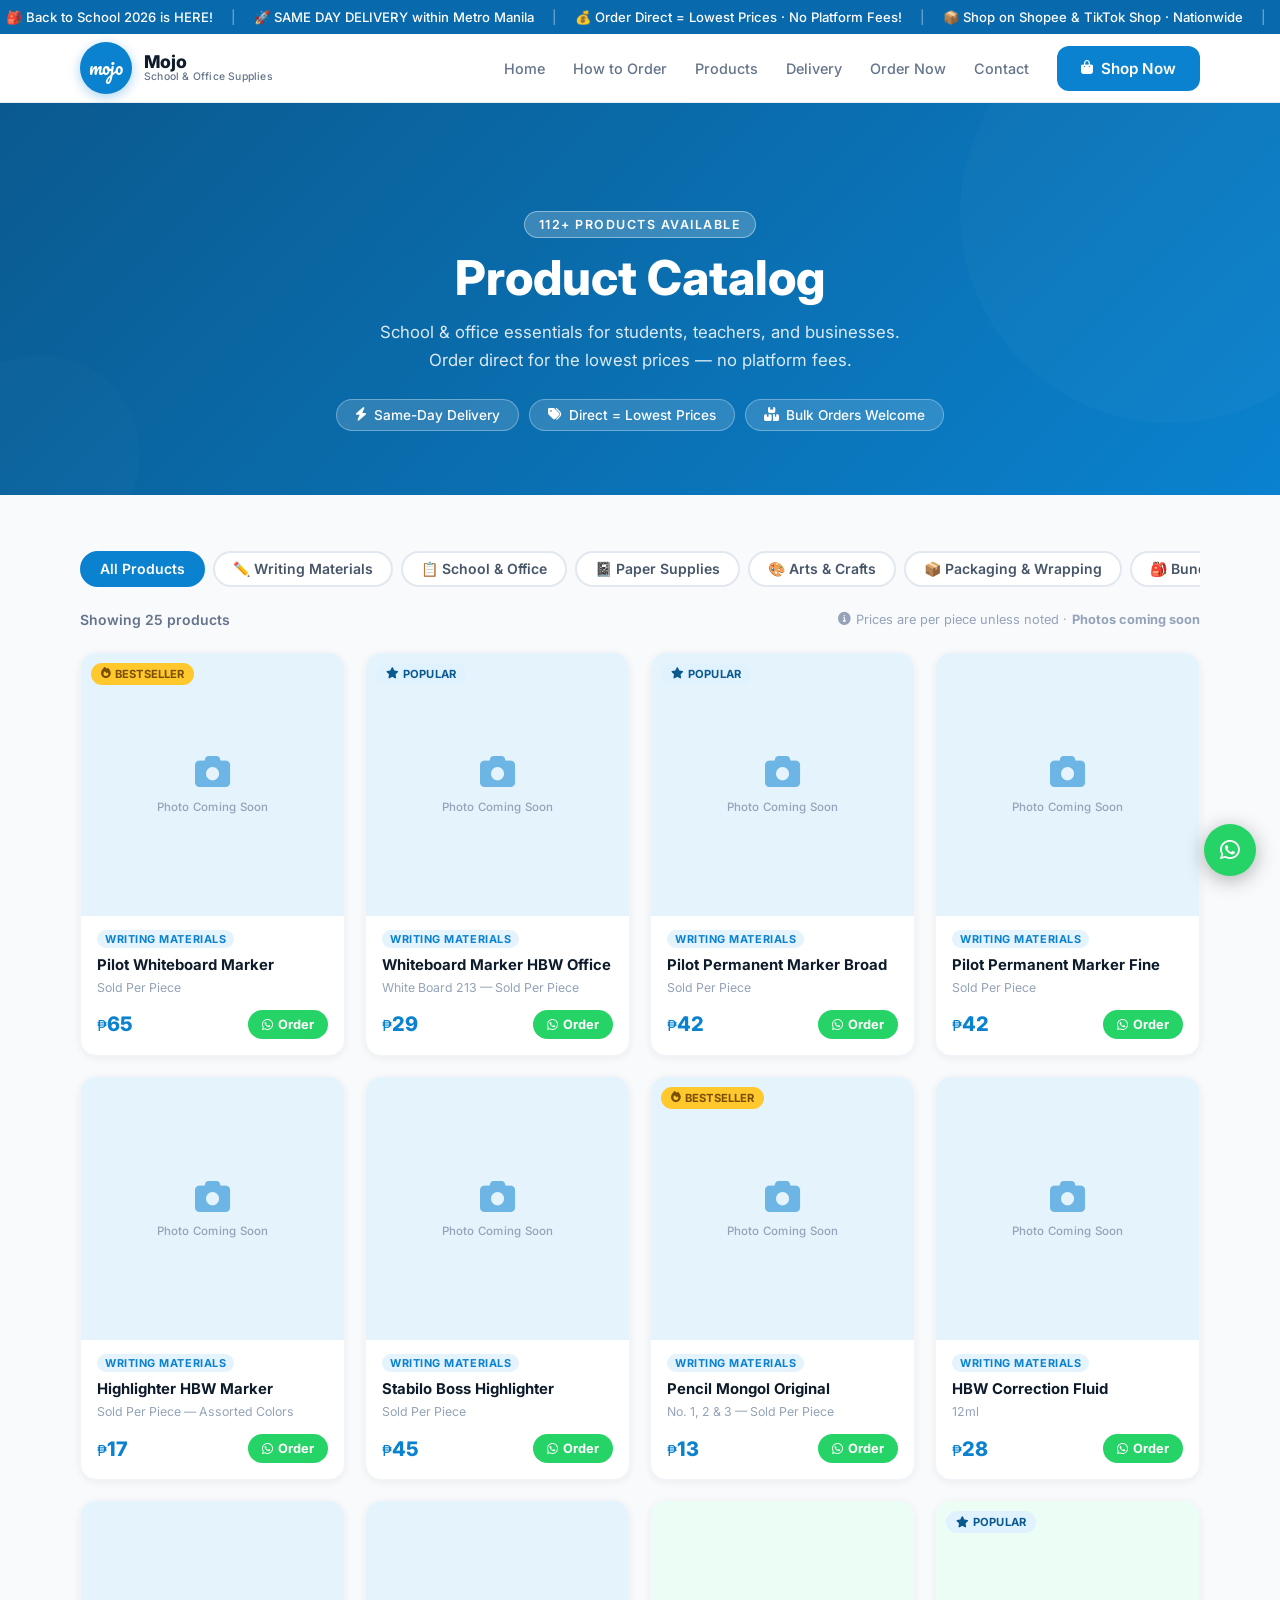
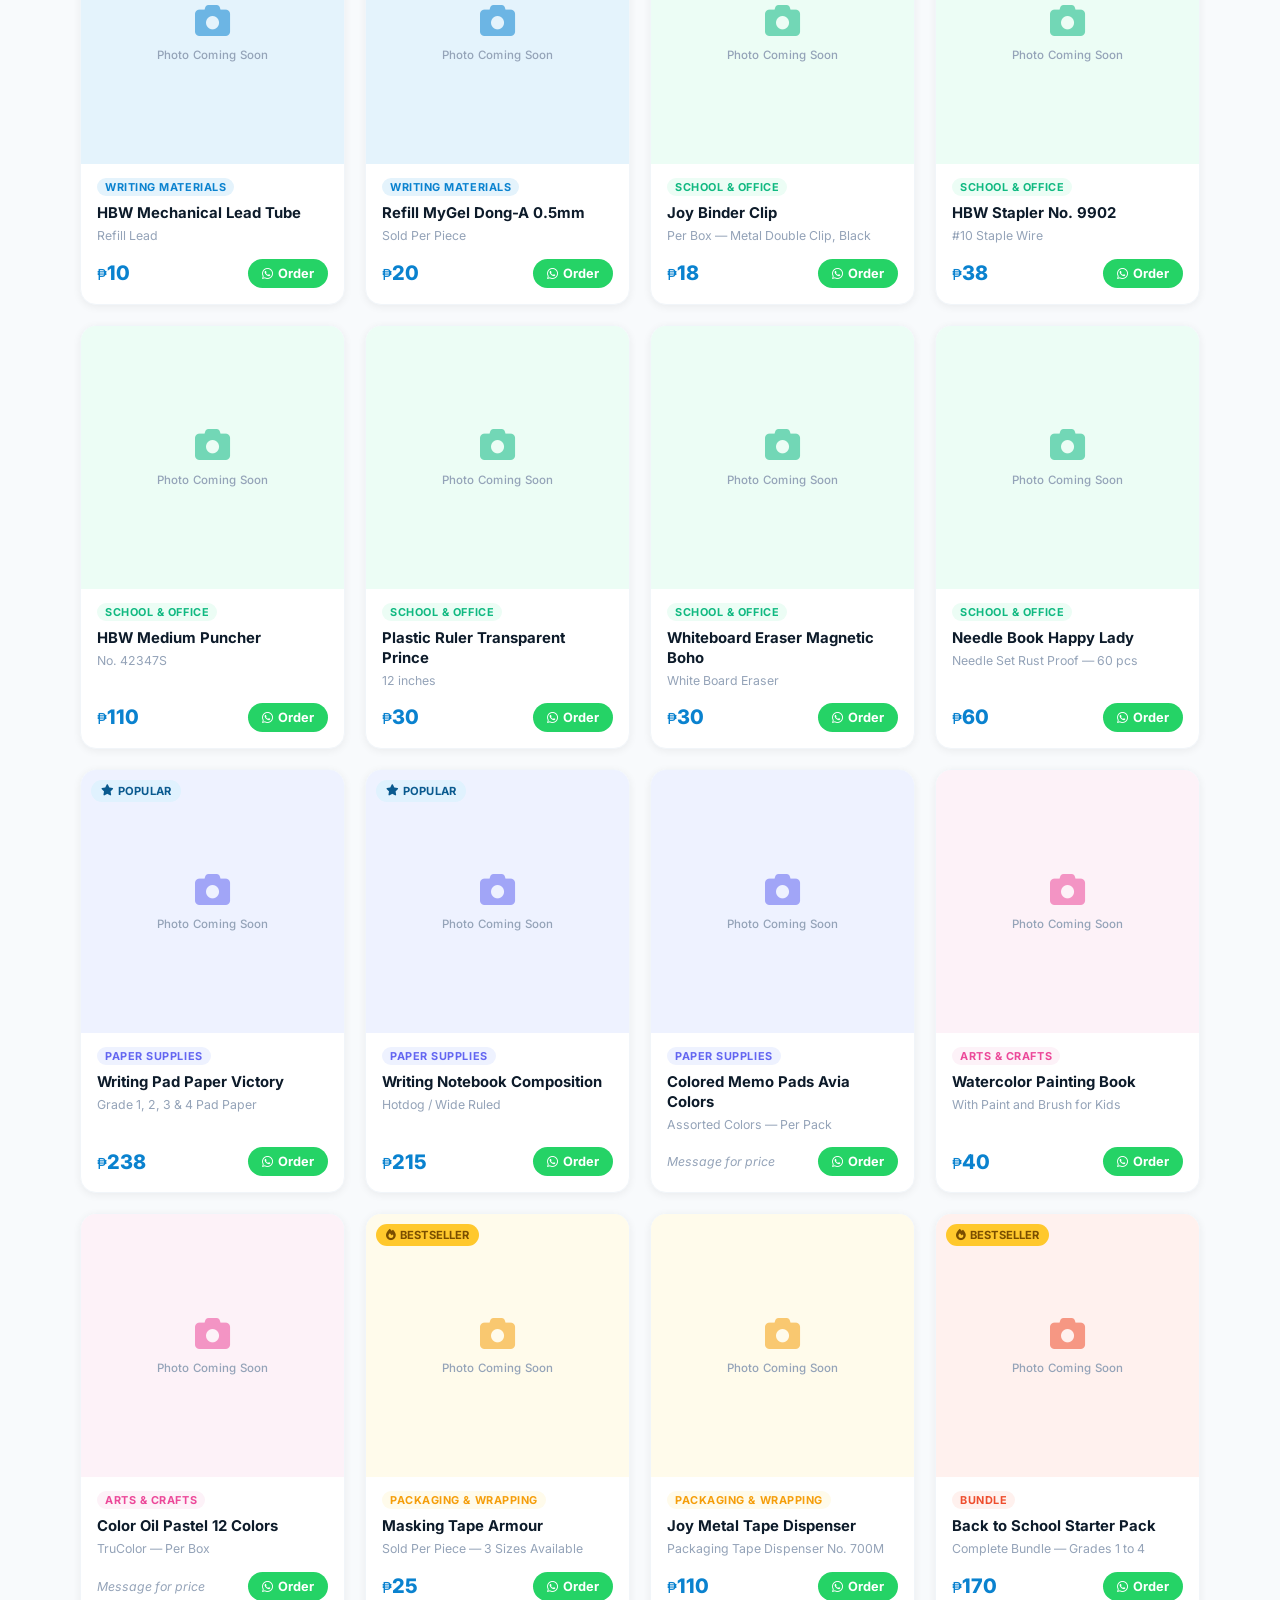
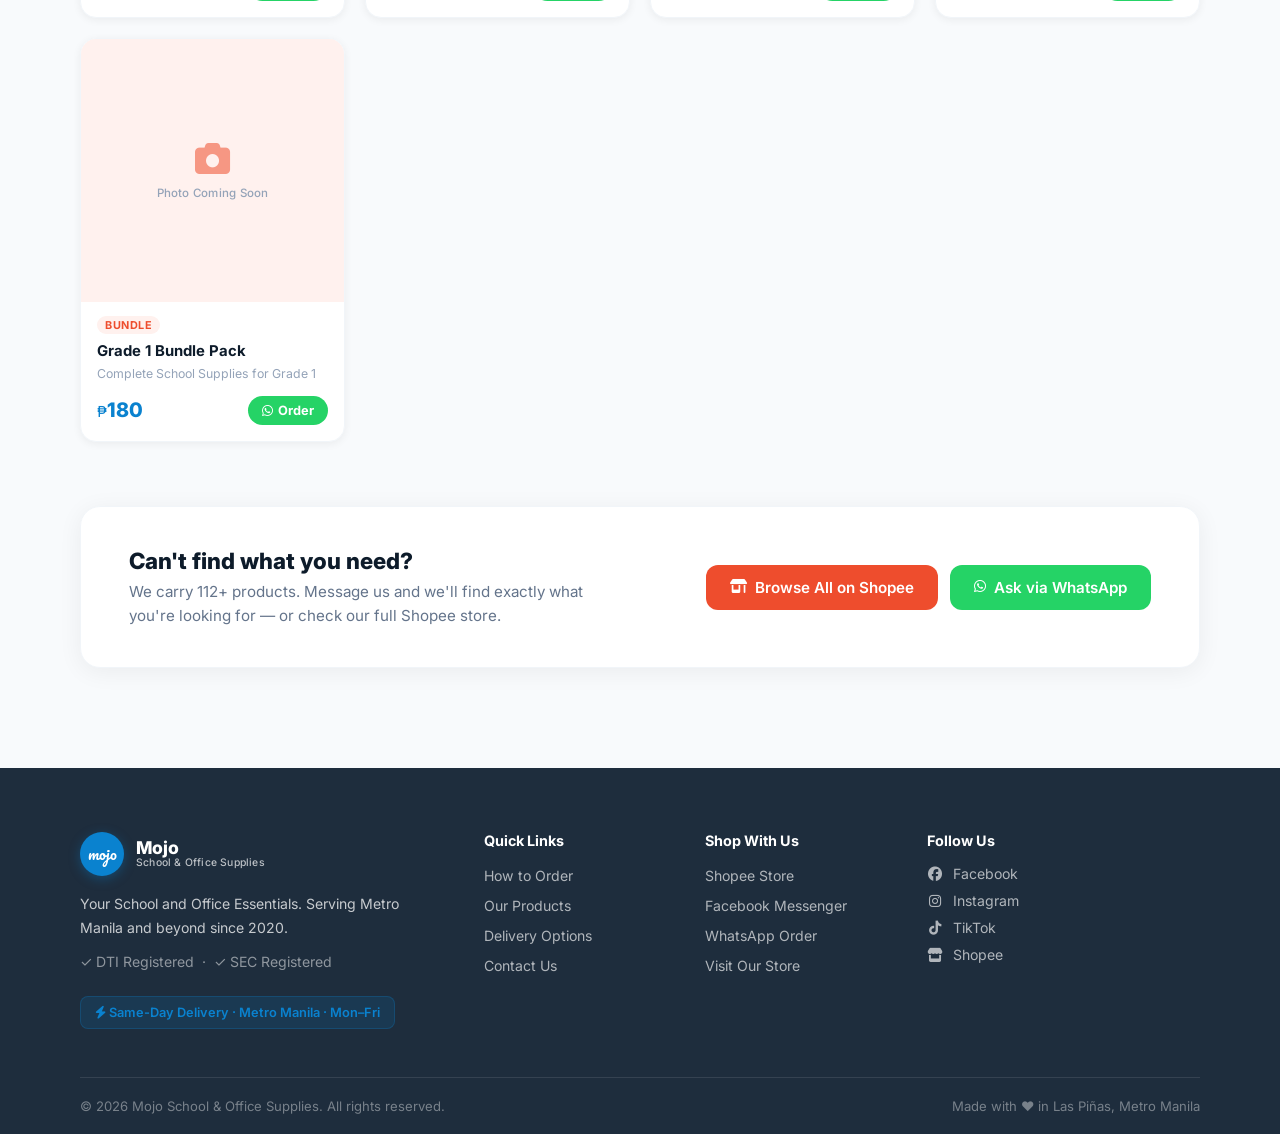
<file: products.html>
<!DOCTYPE html>
<html lang="en">
<head>
  <meta charset="UTF-8" />
  <meta name="viewport" content="width=device-width, initial-scale=1.0" />
  <meta name="description" content="Browse Mojo School & Office Supplies' full product catalog — writing materials, school & office supplies, arts & crafts, and more. Order direct for lowest prices in Las Piñas, Metro Manila." />
  <meta name="keywords" content="school supplies Las Piñas, office supplies Metro Manila, writing materials Philippines, arts crafts supplies, bulk school supplies" />
  <meta property="og:title" content="Product Catalog — Mojo School & Office Supplies" />
  <meta property="og:description" content="112+ school & office essentials. Order direct for the lowest prices — no platform fees!" />
  <meta property="og:type" content="website" />
  <title>Product Catalog — Mojo School & Office Supplies</title>

  <link rel="preconnect" href="https://fonts.googleapis.com" />
  <link rel="preconnect" href="https://fonts.gstatic.com" crossorigin />
  <link href="https://fonts.googleapis.com/css2?family=Inter:wght@300;400;500;600;700;800;900&family=Pacifico&display=swap" rel="stylesheet" />
  <link rel="stylesheet" href="https://cdnjs.cloudflare.com/ajax/libs/font-awesome/6.5.0/css/all.min.css" />
  <link rel="stylesheet" href="style.css" />
</head>
<body>

  <!-- ░░░ ANNOUNCEMENT BAR ░░░ -->
  <div class="announcement-bar">
    <div class="announcement-track">
      <span>🎒 Back to School 2026 is HERE!</span>
      <span class="sep">|</span>
      <span>🚀 SAME DAY DELIVERY within Metro Manila</span>
      <span class="sep">|</span>
      <span>💰 Order Direct = Lowest Prices · No Platform Fees!</span>
      <span class="sep">|</span>
      <span>📦 Shop on Shopee &amp; TikTok Shop · Nationwide</span>
      <span class="sep">|</span>
      <span>💬 Order via Messenger or WhatsApp</span>
      <span class="sep">|</span>
      <span>🏪 Walk-in available in Las Piñas</span>
      <span class="sep">|</span>
      <span>🎒 Back to School 2026 is HERE!</span>
      <span class="sep">|</span>
      <span>🚀 SAME DAY DELIVERY within Metro Manila</span>
      <span class="sep">|</span>
      <span>💰 Order Direct = Lowest Prices · No Platform Fees!</span>
      <span class="sep">|</span>
      <span>📦 Shop on Shopee &amp; TikTok Shop · Nationwide</span>
      <span class="sep">|</span>
      <span>💬 Order via Messenger or WhatsApp</span>
      <span class="sep">|</span>
      <span>🏪 Walk-in available in Las Piñas</span>
      <span class="sep">|</span>
    </div>
  </div>

  <!-- ░░░ NAVIGATION ░░░ -->
  <nav class="navbar" id="navbar">
    <div class="container nav-inner">
      <a href="index.html" class="nav-brand">
        <div class="logo-circle">
          <span class="logo-text">mojo</span>
        </div>
        <div>
          <div class="brand-name">Mojo</div>
          <div class="brand-sub">School &amp; Office Supplies</div>
        </div>
      </a>

      <button class="nav-toggle" id="navToggle" aria-label="Open menu">
        <span></span><span></span><span></span>
      </button>

      <div class="nav-menu" id="navMenu">
        <ul class="nav-links">
          <li><a href="index.html" class="nav-link">Home</a></li>
          <li><a href="index.html#how-to-order" class="nav-link">How to Order</a></li>
          <li><a href="products.html" class="nav-link active">Products</a></li>
          <li><a href="index.html#delivery" class="nav-link">Delivery</a></li>
          <li><a href="index.html#order-form" class="nav-link">Order Now</a></li>
          <li><a href="index.html#contact" class="nav-link">Contact</a></li>
        </ul>
        <a href="https://shopee.ph/mojo.sosupplies" target="_blank" rel="noopener" class="btn btn-primary">
          <i class="fas fa-shopping-bag"></i> Shop Now
        </a>
      </div>
    </div>
  </nav>

  <!-- ░░░ CATALOG HERO ░░░ -->
  <section class="cat-hero">
    <div class="hero-circle hero-circle-tr" style="opacity:0.15"></div>
    <div class="hero-circle hero-circle-bl" style="opacity:0.1"></div>
    <div class="container">
      <div class="cat-hero-content fade-up">
        <span class="section-tag-white">112+ Products Available</span>
        <h1>Product Catalog</h1>
        <p>School &amp; office essentials for students, teachers, and businesses. Order direct for the lowest prices — no platform fees.</p>
        <div class="cat-hero-pills">
          <span><i class="fas fa-bolt"></i> Same-Day Delivery</span>
          <span><i class="fas fa-tags"></i> Direct = Lowest Prices</span>
          <span><i class="fas fa-boxes"></i> Bulk Orders Welcome</span>
        </div>
      </div>
    </div>
  </section>

  <!-- ░░░ CATALOG SECTION ░░░ -->
  <section class="catalog-section">
    <div class="container">

      <!-- CATEGORY FILTERS -->
      <div class="cat-filter-wrap">
        <div class="cat-filters" id="catFilters">
          <button class="cat-btn active" data-cat="all">All Products</button>
          <button class="cat-btn" data-cat="writing">✏️ Writing Materials</button>
          <button class="cat-btn" data-cat="school-office">📋 School &amp; Office</button>
          <button class="cat-btn" data-cat="paper">📓 Paper Supplies</button>
          <button class="cat-btn" data-cat="arts">🎨 Arts &amp; Crafts</button>
          <button class="cat-btn" data-cat="packaging">📦 Packaging &amp; Wrapping</button>
          <button class="cat-btn" data-cat="bundles">🎒 Bundles</button>
        </div>
      </div>

      <!-- META ROW -->
      <div class="catalog-meta">
        <span id="productCount">Showing all products</span>
        <span class="catalog-meta-note"><i class="fas fa-info-circle"></i> Prices are per piece unless noted · <strong>Photos coming soon</strong></span>
      </div>

      <!-- PRODUCT GRID (populated by products.js) -->
      <div class="catalog-grid" id="catalogGrid"></div>

      <!-- BOTTOM CTA -->
      <div class="catalog-bottom-cta fade-up">
        <div class="catalog-bottom-cta-inner">
          <div class="cbc-text">
            <h3>Can't find what you need?</h3>
            <p>We carry 112+ products. Message us and we'll find exactly what you're looking for — or check our full Shopee store.</p>
          </div>
          <div class="cbc-btns">
            <a href="https://shopee.ph/mojo.sosupplies" target="_blank" rel="noopener" class="btn btn-shopee">
              <i class="fas fa-store-alt"></i> Browse All on Shopee
            </a>
            <a href="https://api.whatsapp.com/send?phone=639369571663&text=Hi%20Mojo!%20I%27m%20looking%20for%20a%20product%20and%20can%27t%20find%20it%20on%20the%20website." target="_blank" rel="noopener" class="btn btn-whatsapp">
              <i class="fab fa-whatsapp"></i> Ask via WhatsApp
            </a>
          </div>
        </div>
      </div>

    </div>
  </section>

  <!-- ░░░ FOOTER ░░░ -->
  <footer class="footer">
    <div class="container">
      <div class="footer-grid">

        <div class="footer-brand">
          <div class="footer-logo">
            <div class="logo-circle logo-circle-sm">
              <span class="logo-text">mojo</span>
            </div>
            <div>
              <div class="brand-name" style="color:#fff">Mojo</div>
              <div class="brand-sub" style="color:rgba(255,255,255,0.7)">School &amp; Office Supplies</div>
            </div>
          </div>
          <p>Your School and Office Essentials. Serving Metro Manila and beyond since 2020.</p>
          <p class="footer-reg">✓ DTI Registered &nbsp;·&nbsp; ✓ SEC Registered</p>
          <div class="footer-delivery-note">
            <i class="fas fa-bolt"></i> Same-Day Delivery · Metro Manila · Mon–Fri
          </div>
        </div>

        <div class="footer-col">
          <h4>Quick Links</h4>
          <ul>
            <li><a href="index.html#how-to-order">How to Order</a></li>
            <li><a href="products.html">Our Products</a></li>
            <li><a href="index.html#delivery">Delivery Options</a></li>
            <li><a href="index.html#contact">Contact Us</a></li>
          </ul>
        </div>

        <div class="footer-col">
          <h4>Shop With Us</h4>
          <ul>
            <li><a href="https://shopee.ph/mojo.sosupplies" target="_blank">Shopee Store</a></li>
            <li><a href="https://m.me/mojo.sosupplies" target="_blank">Facebook Messenger</a></li>
            <li><a href="https://api.whatsapp.com/send?phone=639369571663" target="_blank">WhatsApp Order</a></li>
            <li><a href="index.html#contact">Visit Our Store</a></li>
          </ul>
        </div>

        <div class="footer-col">
          <h4>Follow Us</h4>
          <div class="footer-social">
            <a href="https://www.facebook.com/mojo.sosupplies" target="_blank" rel="noopener"><i class="fab fa-facebook"></i> Facebook</a>
            <a href="https://www.instagram.com/mojo.sosupplies" target="_blank" rel="noopener"><i class="fab fa-instagram"></i> Instagram</a>
            <a href="https://www.tiktok.com/@mojo.sosupplies" target="_blank" rel="noopener"><i class="fab fa-tiktok"></i> TikTok</a>
            <a href="https://shopee.ph/mojo.sosupplies" target="_blank" rel="noopener"><i class="fas fa-store"></i> Shopee</a>
          </div>
        </div>

      </div>

      <div class="footer-bottom">
        <p>© 2026 Mojo School &amp; Office Supplies. All rights reserved.</p>
        <p>Made with ❤️ in Las Piñas, Metro Manila</p>
      </div>
    </div>
  </footer>

  <!-- ░░░ FLOATING BUTTONS ░░░ -->
  <a href="https://api.whatsapp.com/send?phone=639369571663" target="_blank" rel="noopener" class="fab-btn fab-wa" aria-label="Chat on WhatsApp">
    <i class="fab fa-whatsapp"></i>
  </a>

  <button class="fab-btn fab-top" id="backToTop" aria-label="Back to top" style="display:none">
    <i class="fas fa-arrow-up"></i>
  </button>

  <script src="script.js"></script>
  <script src="products.js"></script>
</body>
</html>
</file>
<file: style.css>
/* ============================================================
   MOJO SCHOOL & OFFICE SUPPLIES — Main Stylesheet
   Brand: Blue #1455AE · Yellow #FFC82C · White #FFFFFF
   ============================================================ */

/* ── Variables ─────────────────────────────────────────────── */
:root {
  --blue:        #0A82CF;
  --blue-dark:   #0869AC;
  --blue-darker: #0A5A8F;
  --blue-light:  #E4F3FC;
  --yellow:      #FFC82C;
  --yellow-dark: #E6A800;
  --white:       #FFFFFF;
  --dark:        #0D1B2A;
  --dark-2:      #1E2D3D;
  --gray:        #64748B;
  --gray-light:  #F1F5F9;
  --green:       #10B981;
  --shopee-red:  #EE4D2D;
  --wa-green:    #25D366;
  --messenger:   #006AFF;

  --radius:      12px;
  --radius-lg:   20px;
  --shadow-sm:   0 2px 8px rgba(0,0,0,0.08);
  --shadow:      0 4px 20px rgba(0,0,0,0.12);
  --shadow-blue: 0 8px 32px rgba(10,130,207,0.28);

  --max-w:       1160px;
  --transition:  0.3s ease;
}

/* ── Reset & Base ───────────────────────────────────────────── */
*, *::before, *::after { box-sizing: border-box; margin: 0; padding: 0; }

html { scroll-behavior: smooth; }

body {
  font-family: 'Inter', sans-serif;
  font-size: 16px;
  color: var(--dark);
  background: var(--white);
  overflow-x: hidden;
}

img { max-width: 100%; display: block; }
a  { text-decoration: none; color: inherit; }
ul { list-style: none; }
button { cursor: pointer; border: none; background: none; font-family: inherit; }

/* ── Container ──────────────────────────────────────────────── */
.container {
  max-width: var(--max-w);
  margin: 0 auto;
  padding: 0 20px;
}

/* ── Sections ───────────────────────────────────────────────── */
.section { padding: 80px 0; }

.section-header {
  text-align: center;
  margin-bottom: 56px;
}
.section-header h2 {
  font-size: clamp(1.8rem, 4vw, 2.6rem);
  font-weight: 800;
  color: var(--dark);
  line-height: 1.2;
  margin: 8px 0 16px;
}
.section-header p {
  font-size: 1rem;
  color: var(--gray);
  max-width: 560px;
  margin: 0 auto;
  line-height: 1.7;
}
.section-header-white h2 { color: var(--white); }
.section-header-white p  { color: rgba(255,255,255,0.8); }

.section-tag {
  display: inline-block;
  background: var(--blue-light);
  color: var(--blue-dark);
  font-size: 0.78rem;
  font-weight: 600;
  text-transform: uppercase;
  letter-spacing: 1.5px;
  padding: 5px 14px;
  border-radius: 100px;
}
.section-tag-white {
  display: inline-block;
  background: rgba(255,255,255,0.2);
  color: var(--white);
  font-size: 0.78rem;
  font-weight: 600;
  text-transform: uppercase;
  letter-spacing: 1.5px;
  padding: 5px 14px;
  border-radius: 100px;
  border: 1px solid rgba(255,255,255,0.4);
}

/* ── Buttons ────────────────────────────────────────────────── */
.btn {
  display: inline-flex;
  align-items: center;
  gap: 8px;
  padding: 13px 24px;
  border-radius: var(--radius);
  font-size: 0.95rem;
  font-weight: 600;
  transition: all var(--transition);
  cursor: pointer;
  white-space: nowrap;
}
.btn i { font-size: 0.9em; }

.btn-primary {
  background: var(--blue);
  color: var(--white);
}
.btn-primary:hover { background: var(--blue-dark); transform: translateY(-2px); box-shadow: var(--shadow-blue); }

.btn-white {
  background: var(--white);
  color: var(--blue-dark);
  font-weight: 700;
}
.btn-white:hover { background: var(--blue-light); transform: translateY(-2px); }

.btn-outline-white {
  background: transparent;
  color: var(--white);
  border: 2px solid rgba(255,255,255,0.7);
}
.btn-outline-white:hover { background: rgba(255,255,255,0.15); border-color: var(--white); }

.btn-outline-blue {
  background: transparent;
  color: var(--blue);
  border: 2px solid var(--blue);
}
.btn-outline-blue:hover { background: var(--blue); color: var(--white); transform: translateY(-2px); }

.btn-shopee  { background: var(--shopee-red); color: var(--white); }
.btn-shopee:hover  { background: #c93d22; transform: translateY(-2px); }
.btn-tiktok  { background: #000; color: var(--white); }
.btn-tiktok:hover  { background: #333; transform: translateY(-2px); }

.btn-messenger { background: var(--messenger); color: var(--white); }
.btn-messenger:hover { background: #0055cc; transform: translateY(-2px); }

.btn-whatsapp { background: var(--wa-green); color: var(--white); }
.btn-whatsapp:hover { background: #1eb554; transform: translateY(-2px); }

.btn-maps { background: var(--green); color: var(--white); }
.btn-maps:hover { background: #0da472; transform: translateY(-2px); }

.btn-white-sm {
  background: var(--white);
  color: var(--blue-dark);
  padding: 9px 20px;
  font-size: 0.88rem;
  border-radius: 8px;
  font-weight: 600;
  display: inline-flex;
  align-items: center;
  gap: 6px;
  transition: all var(--transition);
}
.btn-white-sm:hover { background: var(--blue-light); transform: translateY(-2px); }

/* ── Logo ───────────────────────────────────────────────────── */
.logo-circle {
  width: 52px;
  height: 52px;
  border-radius: 50%;
  background: var(--blue);
  display: flex;
  align-items: center;
  justify-content: center;
  flex-shrink: 0;
  box-shadow: 0 3px 12px rgba(10,130,207,0.35);
}
.logo-circle-sm {
  width: 44px;
  height: 44px;
}
.logo-text {
  font-family: 'Pacifico', cursive;
  font-size: 1.1rem;
  color: var(--white);
  line-height: 1;
}
.logo-circle-sm .logo-text { font-size: 0.95rem; }

/* ── Brand Text ─────────────────────────────────────────────── */
.brand-name {
  font-size: 1.1rem;
  font-weight: 800;
  color: var(--dark);
  line-height: 1.1;
}
.brand-sub {
  font-size: 0.65rem;
  color: var(--gray);
  font-weight: 500;
  letter-spacing: 0.2px;
  line-height: 1.2;
}

/* ── Announcement Bar ───────────────────────────────────────── */
.announcement-bar {
  background: var(--blue-dark);
  color: var(--white);
  font-size: 0.82rem;
  font-weight: 500;
  padding: 9px 0;
  overflow: hidden;
  white-space: nowrap;
}
.announcement-track {
  display: inline-flex;
  align-items: center;
  gap: 0;
  animation: ticker 35s linear infinite;
}
.announcement-track span { padding: 0 6px; }
.announcement-track .sep { color: rgba(255,255,255,0.4); padding: 0 12px; }

@keyframes ticker {
  0%   { transform: translateX(0); }
  100% { transform: translateX(-50%); }
}

/* ── Navbar ─────────────────────────────────────────────────── */
.navbar {
  position: sticky;
  top: 0;
  z-index: 1000;
  background: var(--white);
  border-bottom: 1px solid #e8edf2;
  transition: box-shadow var(--transition);
}
.navbar.scrolled { box-shadow: 0 2px 20px rgba(0,0,0,0.1); }

.nav-inner {
  display: flex;
  align-items: center;
  justify-content: space-between;
  gap: 24px;
  height: 68px;
}
.nav-brand {
  display: flex;
  align-items: center;
  gap: 12px;
  flex-shrink: 0;
}

.nav-menu {
  display: flex;
  align-items: center;
  gap: 8px;
}
.nav-links {
  display: flex;
  align-items: center;
  gap: 4px;
  margin-right: 8px;
}
.nav-link {
  font-size: 0.9rem;
  font-weight: 500;
  color: var(--gray);
  padding: 8px 12px;
  border-radius: 8px;
  transition: all var(--transition);
}
.nav-link:hover, .nav-link.active {
  color: var(--blue);
  background: var(--blue-light);
}

.nav-toggle {
  display: none;
  flex-direction: column;
  gap: 5px;
  padding: 8px;
  border-radius: 8px;
  transition: background var(--transition);
}
.nav-toggle:hover { background: var(--gray-light); }
.nav-toggle span {
  display: block;
  width: 22px;
  height: 2px;
  background: var(--dark);
  border-radius: 2px;
  transition: all 0.3s;
}
.nav-toggle.open span:nth-child(1) { transform: translateY(7px) rotate(45deg); }
.nav-toggle.open span:nth-child(2) { opacity: 0; }
.nav-toggle.open span:nth-child(3) { transform: translateY(-7px) rotate(-45deg); }

/* ── Hero ───────────────────────────────────────────────────── */
.hero {
  background: linear-gradient(135deg, var(--blue-darker) 0%, var(--blue) 55%, #1A96E8 100%);
  position: relative;
  overflow: hidden;
  padding: 80px 0 72px;
  min-height: 88vh;
  display: flex;
  align-items: center;
}

/* Decorative circles */
.hero-circle {
  position: absolute;
  border-radius: 50%;
  background: rgba(255,255,255,0.12);
  pointer-events: none;
}
.hero-circle-tr {
  width: 420px; height: 420px;
  top: -100px; right: -100px;
}
.hero-circle-bl {
  width: 200px; height: 200px;
  bottom: -60px; left: -60px;
}
.hero-ring {
  position: absolute;
  border-radius: 50%;
  border: 3px solid rgba(255,255,255,0.15);
  pointer-events: none;
}
.hero-ring-br {
  width: 280px; height: 280px;
  bottom: 40px; right: 100px;
}

.hero-inner {
  display: grid;
  grid-template-columns: 1fr 1fr;
  gap: 48px;
  align-items: center;
  position: relative;
  z-index: 1;
}

.hero-content { color: var(--white); }

.hero-badge {
  display: inline-flex;
  align-items: center;
  gap: 8px;
  background: rgba(255,255,255,0.2);
  color: var(--white);
  font-size: 0.82rem;
  font-weight: 600;
  padding: 7px 16px;
  border-radius: 100px;
  border: 1px solid rgba(255,255,255,0.35);
  margin-bottom: 20px;
}
.hero-title {
  font-size: clamp(2.8rem, 7vw, 5rem);
  font-weight: 900;
  color: var(--white);
  line-height: 1.05;
  margin-bottom: 12px;
}
.text-yellow { color: var(--yellow); }

.hero-tagline {
  font-size: 1rem;
  font-weight: 600;
  color: rgba(255,255,255,0.85);
  text-transform: uppercase;
  letter-spacing: 1.5px;
  margin-bottom: 16px;
}
.hero-desc {
  font-size: 1rem;
  color: rgba(255,255,255,0.82);
  line-height: 1.7;
  margin-bottom: 32px;
  max-width: 480px;
}

.hero-actions {
  display: flex;
  flex-wrap: wrap;
  gap: 12px;
  margin-bottom: 28px;
}

.hero-delivery-pill {
  display: inline-flex;
  align-items: center;
  flex-wrap: wrap;
  gap: 6px;
  background: rgba(255,255,255,0.15);
  border: 1px solid rgba(255,255,255,0.3);
  color: var(--white);
  font-size: 0.85rem;
  font-weight: 500;
  padding: 10px 18px;
  border-radius: 100px;
}
.hero-delivery-pill i { color: var(--yellow); }
.hero-delivery-pill strong { font-weight: 700; }
.pill-sep { color: rgba(255,255,255,0.5); }

/* Hero right-side cards */
.hero-cards {
  display: flex;
  flex-direction: column;
  gap: 14px;
}
.hero-card {
  background: rgba(255,255,255,0.18);
  border: 1px solid rgba(255,255,255,0.3);
  border-radius: var(--radius-lg);
  padding: 24px;
  color: var(--white);
  backdrop-filter: blur(10px);
  transition: transform var(--transition);
}
.hero-card:hover { transform: translateY(-4px); }
.hero-card-sm {
  padding: 18px 24px;
  display: flex;
  align-items: center;
  gap: 16px;
}
.hero-card-emoji { font-size: 2rem; margin-bottom: 12px; }
.hero-card-sm .hero-card-emoji { font-size: 1.6rem; margin-bottom: 0; }

.hero-card-body h3 { font-size: 1.05rem; font-weight: 700; margin-bottom: 6px; }
.hero-card-body p  { font-size: 0.88rem; color: rgba(255,255,255,0.8); line-height: 1.5; margin-bottom: 14px; }
.hero-card-sm .hero-card-body strong { display: block; font-size: 1rem; font-weight: 700; }
.hero-card-sm .hero-card-body p { margin-bottom: 0; font-size: 0.82rem; }

.card-cta {
  display: inline-flex;
  align-items: center;
  gap: 6px;
  font-size: 0.88rem;
  font-weight: 600;
  color: var(--yellow);
  transition: gap var(--transition);
}
.card-cta:hover { gap: 10px; }

/* ── Hero Visual (right-side image) ─────────────────────────── */
.hero-visual {
  position: relative;
  display: flex;
  justify-content: center;
  align-items: flex-start;
  padding-top: 16px;
}

.hero-img-wrap {
  position: relative;
  width: 100%;
  border-radius: 24px;
  overflow: hidden;
  box-shadow: 0 24px 72px rgba(0,0,0,0.28), 0 0 0 1px rgba(255,255,255,0.15);
  transform: perspective(1200px) rotateY(-4deg);
}

/* Use <img> tag with class hero-img once you have your photo */
.hero-img {
  width: 100%;
  height: 420px;
  object-fit: cover;
  display: block;
}

/* Placeholder shown until real image is added */
.hero-img-placeholder {
  width: 100%;
  height: 420px;
  background: rgba(255,255,255,0.1);
  border: 2px dashed rgba(255,255,255,0.4);
  display: flex;
  flex-direction: column;
  align-items: center;
  justify-content: center;
  text-align: center;
  color: var(--white);
  padding: 40px;
  gap: 10px;
}
.hero-img-placeholder .ph-emoji { font-size: 3.5rem; }
.hero-img-placeholder h3 { font-size: 1.1rem; font-weight: 700; }
.hero-img-placeholder p  { font-size: 0.85rem; opacity: 0.72; max-width: 280px; line-height: 1.6; }

/* Floating info badges over the image */
.hero-float-badge {
  position: absolute;
  background: var(--white);
  border-radius: 16px;
  padding: 12px 16px;
  display: flex;
  align-items: center;
  gap: 12px;
  box-shadow: 0 8px 32px rgba(0,0,0,0.18);
  white-space: nowrap;
  z-index: 2;
}
.hero-float-badge-1 { top: 0; right: -10px; }
.hero-float-badge-2 { bottom: 32px; left: -10px; }

.hfb-icon {
  width: 38px;
  height: 38px;
  border-radius: 10px;
  display: flex;
  align-items: center;
  justify-content: center;
  font-size: 1.15rem;
  flex-shrink: 0;
}
.hfb-text strong {
  display: block;
  font-size: 0.9rem;
  font-weight: 700;
  color: var(--dark);
  line-height: 1.2;
}
.hfb-text span {
  font-size: 0.75rem;
  color: var(--gray);
}

/* ── Stats Strip ────────────────────────────────────────────── */
.stats-strip {
  background: var(--dark);
  padding: 24px 0;
}
.stats-inner {
  display: flex;
  align-items: center;
  justify-content: center;
  flex-wrap: wrap;
  gap: 0;
}
.stat-item {
  display: flex;
  flex-direction: column;
  align-items: center;
  gap: 2px;
  padding: 8px 32px;
  text-align: center;
}
.stat-num {
  font-size: 1.8rem;
  font-weight: 800;
  color: var(--yellow);
  line-height: 1;
}
.stat-label {
  font-size: 0.78rem;
  color: rgba(255,255,255,0.65);
  font-weight: 500;
  white-space: nowrap;
}
.stat-divider {
  width: 1px;
  height: 40px;
  background: rgba(255,255,255,0.15);
}

/* ── How to Order ───────────────────────────────────────────── */
.how-to-order { padding: 80px 0 40px; }

.order-grid {
  display: grid;
  grid-template-columns: repeat(2, 1fr);
  gap: 24px;
  margin-bottom: 40px;
}
.order-card {
  background: var(--white);
  border: 1.5px solid #e8edf2;
  border-radius: var(--radius-lg);
  padding: 32px 28px;
  position: relative;
  transition: transform var(--transition), box-shadow var(--transition);
}
.order-card:hover { transform: translateY(-6px); box-shadow: var(--shadow); }

.order-card-featured {
  border-color: var(--blue);
  box-shadow: 0 0 0 3px var(--blue-light), var(--shadow-blue);
}

.featured-badge {
  position: absolute;
  top: -14px;
  left: 50%;
  transform: translateX(-50%);
  background: var(--blue);
  color: var(--white);
  font-size: 0.75rem;
  font-weight: 700;
  padding: 5px 16px;
  border-radius: 100px;
  white-space: nowrap;
  letter-spacing: 0.5px;
}

.order-icon {
  width: 56px;
  height: 56px;
  border-radius: 14px;
  display: flex;
  align-items: center;
  justify-content: center;
  font-size: 1.4rem;
  color: var(--white);
  margin-bottom: 18px;
}

.order-card h3 {
  font-size: 1.15rem;
  font-weight: 700;
  color: var(--dark);
  margin-bottom: 10px;
}
.order-card p {
  font-size: 0.9rem;
  color: var(--gray);
  line-height: 1.65;
  margin-bottom: 18px;
}

.feature-list {
  display: flex;
  flex-direction: column;
  gap: 8px;
  margin-bottom: 24px;
}
.feature-list li {
  display: flex;
  align-items: center;
  gap: 8px;
  font-size: 0.88rem;
  color: var(--dark);
}
.feature-list li i { color: var(--blue); font-size: 0.8em; flex-shrink: 0; }

.order-btn-row {
  display: flex;
  gap: 10px;
  flex-wrap: wrap;
}
.order-btn-row .btn { flex: 1; justify-content: center; }

/* Payment bar */
.payment-bar {
  background: var(--gray-light);
  border-radius: var(--radius);
  padding: 18px 28px;
  display: flex;
  align-items: center;
  flex-wrap: wrap;
  gap: 12px;
}
.payment-label {
  font-size: 0.85rem;
  font-weight: 600;
  color: var(--gray);
  white-space: nowrap;
}
.payment-badges {
  display: flex;
  flex-wrap: wrap;
  gap: 8px;
}
.payment-badge {
  background: var(--white);
  border: 1px solid #dde3ea;
  border-radius: 8px;
  padding: 6px 14px;
  font-size: 0.82rem;
  font-weight: 500;
  color: var(--dark);
}

/* ── Delivery Section ───────────────────────────────────────── */
.delivery-section {
  background: linear-gradient(135deg, var(--blue-darker) 0%, var(--blue) 60%, var(--blue-dark) 100%);
  padding: 80px 0;
  position: relative;
  overflow: hidden;
}
.delivery-section::before {
  content: '';
  position: absolute;
  top: -80px; right: -80px;
  width: 320px; height: 320px;
  border-radius: 50%;
  background: rgba(255,255,255,0.07);
  pointer-events: none;
}
.delivery-section::after {
  content: '';
  position: absolute;
  bottom: -60px; left: -60px;
  width: 200px; height: 200px;
  border-radius: 50%;
  background: rgba(255,255,255,0.05);
  pointer-events: none;
}

.delivery-grid {
  display: grid;
  grid-template-columns: repeat(4, 1fr);
  gap: 20px;
  position: relative;
  z-index: 1;
}

.delivery-card {
  background: rgba(255,255,255,0.12);
  border: 1px solid rgba(255,255,255,0.2);
  border-radius: var(--radius-lg);
  padding: 28px 22px;
  color: var(--white);
  transition: transform var(--transition), background var(--transition);
  position: relative;
  backdrop-filter: blur(6px);
}
.delivery-card:hover { transform: translateY(-6px); background: rgba(255,255,255,0.18); }

.delivery-featured {
  background: rgba(255,255,255,0.2);
  border-color: rgba(255,255,255,0.45);
}

.delivery-badge-top {
  position: absolute;
  top: -13px;
  left: 50%;
  transform: translateX(-50%);
  background: var(--yellow);
  color: var(--dark);
  font-size: 0.72rem;
  font-weight: 700;
  padding: 4px 14px;
  border-radius: 100px;
  white-space: nowrap;
  letter-spacing: 0.5px;
}

.delivery-emoji { font-size: 2.2rem; margin-bottom: 14px; }
.delivery-card h3 { font-size: 1.05rem; font-weight: 700; margin-bottom: 6px; }
.delivery-area {
  font-size: 0.8rem;
  color: rgba(255,255,255,0.7);
  margin-bottom: 12px;
  display: flex;
  align-items: center;
  gap: 5px;
}
.delivery-card p {
  font-size: 0.88rem;
  line-height: 1.6;
  color: rgba(255,255,255,0.85);
  margin-bottom: 12px;
}
.delivery-sched {
  font-size: 0.8rem !important;
  color: rgba(255,255,255,0.65) !important;
  font-weight: 500;
  margin-bottom: 18px !important;
}

/* ── Products ───────────────────────────────────────────────── */
.products-section { background: var(--gray-light); }

.products-grid {
  display: grid;
  grid-template-columns: repeat(3, 1fr);
  gap: 24px;
  margin-bottom: 40px;
}

.product-card {
  background: var(--white);
  border-radius: var(--radius-lg);
  padding: 32px 28px;
  transition: transform var(--transition), box-shadow var(--transition);
  display: flex;
  flex-direction: column;
  gap: 10px;
  border: 1.5px solid transparent;
}
.product-card:hover {
  transform: translateY(-6px);
  box-shadow: var(--shadow);
  border-color: var(--blue-light);
}
.product-card-featured {
  background: var(--blue);
  color: var(--white);
}
.product-card-featured:hover { border-color: var(--blue-dark); }

.product-emoji { font-size: 2.4rem; }
.product-card h3 {
  font-size: 1.05rem;
  font-weight: 700;
  color: var(--dark);
}
.product-card-featured h3 { color: var(--white); }
.product-card p {
  font-size: 0.88rem;
  color: var(--gray);
  line-height: 1.6;
  flex: 1;
}
.product-card-featured p { color: rgba(255,255,255,0.85); }
.product-card-featured strong { color: var(--yellow); }

.product-cta {
  display: flex;
  align-items: center;
  gap: 6px;
  font-size: 0.88rem;
  font-weight: 600;
  color: var(--blue);
  transition: gap var(--transition);
  margin-top: 4px;
}
.product-card:hover .product-cta { gap: 10px; }
.product-card-featured .product-cta { color: var(--yellow); }

.products-cta {
  text-align: center;
  padding: 32px;
  background: var(--white);
  border-radius: var(--radius-lg);
}
.products-cta p {
  font-size: 1rem;
  color: var(--gray);
  margin-bottom: 20px;
}
.products-cta-btns {
  display: flex;
  gap: 12px;
  justify-content: center;
  flex-wrap: wrap;
}

/* ── Why Mojo ───────────────────────────────────────────────── */
.why-section { background: var(--white); }

.why-grid {
  display: grid;
  grid-template-columns: repeat(3, 1fr);
  gap: 24px;
}
.why-card {
  padding: 28px 24px;
  border-radius: var(--radius-lg);
  border: 1.5px solid #e8edf2;
  transition: transform var(--transition), border-color var(--transition), box-shadow var(--transition);
}
.why-card:hover {
  transform: translateY(-4px);
  border-color: var(--blue-light);
  box-shadow: var(--shadow-blue);
}
.why-emoji { font-size: 2rem; margin-bottom: 14px; }
.why-card h3 { font-size: 1rem; font-weight: 700; color: var(--dark); margin-bottom: 8px; }
.why-card p  { font-size: 0.88rem; color: var(--gray); line-height: 1.65; }

/* ── Contact ────────────────────────────────────────────────── */
.contact-section { background: var(--gray-light); }

.contact-grid {
  display: grid;
  grid-template-columns: 1fr 1fr;
  gap: 48px;
  align-items: start;
}

.contact-info .section-tag { margin-bottom: 12px; display: inline-block; }
.contact-info h2 {
  font-size: clamp(1.8rem, 4vw, 2.4rem);
  font-weight: 800;
  color: var(--dark);
  margin-bottom: 12px;
}
.contact-intro {
  font-size: 1rem;
  color: var(--gray);
  line-height: 1.7;
  margin-bottom: 32px;
}

.contact-list { display: flex; flex-direction: column; gap: 20px; margin-bottom: 32px; }
.contact-item {
  display: flex;
  gap: 16px;
  align-items: flex-start;
}
.contact-icon-wrap {
  width: 44px;
  height: 44px;
  border-radius: 12px;
  background: var(--blue-light);
  color: var(--blue);
  display: flex;
  align-items: center;
  justify-content: center;
  flex-shrink: 0;
  font-size: 1.05rem;
}
.contact-item h4 { font-size: 0.88rem; font-weight: 600; color: var(--dark); margin-bottom: 3px; }
.contact-item p  { font-size: 0.9rem; color: var(--gray); line-height: 1.5; }
.contact-item a  { font-size: 0.9rem; color: var(--blue); font-weight: 600; }
.contact-item a:hover { text-decoration: underline; }

.social-row { display: flex; gap: 10px; flex-wrap: wrap; }
.social-btn {
  width: 44px;
  height: 44px;
  border-radius: 12px;
  display: flex;
  align-items: center;
  justify-content: center;
  color: var(--white);
  font-size: 1.05rem;
  transition: transform var(--transition), opacity var(--transition);
}
.social-btn:hover { transform: translateY(-3px); opacity: 0.9; }

/* Map placeholder */
.map-placeholder {
  background: linear-gradient(135deg, var(--blue-light) 0%, #d0eef8 100%);
  border-radius: var(--radius-lg);
  padding: 48px 32px;
  text-align: center;
  margin-bottom: 20px;
  border: 2px dashed var(--blue);
}
.map-pin-icon {
  font-size: 3rem;
  color: var(--blue);
  margin-bottom: 16px;
}
.map-placeholder h3 { font-size: 1.1rem; font-weight: 700; color: var(--dark); margin-bottom: 8px; }
.map-placeholder p  { font-size: 0.9rem; color: var(--gray); line-height: 1.6; margin-bottom: 4px; }
.map-note { font-size: 0.8rem; color: var(--blue); font-weight: 600; }

.map-actions {
  display: flex;
  gap: 12px;
  flex-wrap: wrap;
}
.map-actions .btn { flex: 1; justify-content: center; }

/* ── Footer ─────────────────────────────────────────────────── */
.footer {
  background: var(--dark-2);
  color: rgba(255,255,255,0.75);
  padding: 64px 0 0;
}

.footer-grid {
  display: grid;
  grid-template-columns: 2fr 1fr 1fr 1.5fr;
  gap: 40px;
  padding-bottom: 48px;
  border-bottom: 1px solid rgba(255,255,255,0.1);
}

.footer-logo {
  display: flex;
  align-items: center;
  gap: 12px;
  margin-bottom: 16px;
}
.footer-brand p {
  font-size: 0.88rem;
  line-height: 1.7;
  margin-bottom: 10px;
}
.footer-reg {
  font-size: 0.78rem;
  color: rgba(255,255,255,0.5);
}
.footer-delivery-note {
  margin-top: 12px;
  background: rgba(10,130,207,0.15);
  border: 1px solid rgba(10,130,207,0.25);
  color: var(--blue);
  font-size: 0.8rem;
  font-weight: 600;
  padding: 8px 14px;
  border-radius: 8px;
  display: inline-block;
}

.footer-col h4 {
  font-size: 0.9rem;
  font-weight: 700;
  color: var(--white);
  margin-bottom: 16px;
}
.footer-col ul { display: flex; flex-direction: column; gap: 10px; }
.footer-col ul li a {
  font-size: 0.88rem;
  color: rgba(255,255,255,0.65);
  transition: color var(--transition);
}
.footer-col ul li a:hover { color: var(--blue); }

.footer-social {
  display: flex;
  flex-direction: column;
  gap: 10px;
}
.footer-social a {
  display: flex;
  align-items: center;
  gap: 10px;
  font-size: 0.88rem;
  color: rgba(255,255,255,0.65);
  transition: color var(--transition);
}
.footer-social a:hover { color: var(--blue); }
.footer-social i { width: 16px; text-align: center; }

.footer-bottom {
  display: flex;
  justify-content: space-between;
  align-items: center;
  flex-wrap: wrap;
  gap: 8px;
  padding: 20px 0;
}
.footer-bottom p {
  font-size: 0.82rem;
  color: rgba(255,255,255,0.4);
}

/* ── Floating Buttons ───────────────────────────────────────── */
.fab-btn {
  position: fixed;
  bottom: 24px;
  width: 52px;
  height: 52px;
  border-radius: 50%;
  display: flex;
  align-items: center;
  justify-content: center;
  font-size: 1.4rem;
  color: var(--white);
  box-shadow: 0 4px 20px rgba(0,0,0,0.3);
  transition: transform var(--transition), box-shadow var(--transition);
  z-index: 900;
  cursor: pointer;
  border: none;
}
.fab-btn:hover { transform: translateY(-4px); box-shadow: 0 8px 28px rgba(0,0,0,0.35); }

.fab-wa  { right: 24px; background: var(--wa-green); }
.fab-top { right: 88px; background: var(--blue); }

/* ── Animations ─────────────────────────────────────────────── */
.fade-up {
  opacity: 0;
  transform: translateY(28px);
  transition: opacity 0.6s ease, transform 0.6s ease;
}
.fade-up.visible {
  opacity: 1;
  transform: translateY(0);
}
.delay-100 { transition-delay: 0.1s !important; }
.delay-200 { transition-delay: 0.2s !important; }
.delay-300 { transition-delay: 0.3s !important; }

/* ── Responsive ─────────────────────────────────────────────── */
@media (max-width: 1024px) {
  .delivery-grid { grid-template-columns: repeat(2, 1fr); }
  .footer-grid   { grid-template-columns: 1fr 1fr; }
}

@media (max-width: 900px) {
  .hero-inner    { grid-template-columns: 1fr; text-align: center; }
  .hero-cards    { display: none; }
  .hero-visual   { display: none; }
  .hero-actions  { justify-content: center; }
  .hero-delivery-pill { justify-content: center; }

  .products-grid { grid-template-columns: repeat(2, 1fr); }
  .why-grid      { grid-template-columns: repeat(2, 1fr); }
  .contact-grid  { grid-template-columns: 1fr; }
  .stats-inner   { gap: 0; }
}

@media (max-width: 768px) {
  .nav-toggle { display: flex; }
  .nav-menu {
    display: none;
    position: absolute;
    top: 100%;
    left: 0;
    right: 0;
    background: var(--white);
    flex-direction: column;
    padding: 16px 20px 24px;
    border-top: 1px solid #e8edf2;
    box-shadow: var(--shadow);
    gap: 4px;
  }
  .nav-menu.open { display: flex; }
  .nav-links { flex-direction: column; width: 100%; margin-right: 0; }
  .nav-link  { width: 100%; padding: 11px 16px; }
  .nav-menu .btn { width: 100%; justify-content: center; }
  .navbar { position: sticky; }

  .delivery-grid { grid-template-columns: 1fr 1fr; }
  .stat-divider  { display: none; }
  .stat-item     { padding: 8px 16px; }
}

@media (max-width: 580px) {
  .section { padding: 60px 0; }
  .products-grid { grid-template-columns: 1fr; }
  .why-grid      { grid-template-columns: 1fr; }
  .delivery-grid { grid-template-columns: 1fr; }
  .footer-grid   { grid-template-columns: 1fr; }
  .footer-bottom { flex-direction: column; text-align: center; }
  .hero { padding: 60px 0; min-height: auto; }
  .hero-title { font-size: 2.8rem; }
  .order-btn-row .btn { flex: none; width: 100%; justify-content: center; }
  .map-actions .btn { flex: none; width: 100%; justify-content: center; }

  .fab-wa  { right: 16px; bottom: 16px; }
  .fab-top { right: 78px; bottom: 16px; }

  .order-form-wrap { padding: 28px 20px; }
  .order-form .form-row { grid-template-columns: 1fr; }
  .order-grid { grid-template-columns: 1fr; max-width: 500px; margin: 0 auto 40px; }
  .bulk-inner { grid-template-columns: 1fr; gap: 40px; }
  .direct-strip-divider { display: none; }
  .direct-strip-inner { gap: 16px; }
}

/* ══════════════════════════════════════════
   DIRECT ORDER BENEFITS STRIP
══════════════════════════════════════════ */

.direct-strip {
  background: var(--dark);
  padding: 22px 0;
}
.direct-strip-inner {
  display: flex;
  align-items: center;
  justify-content: space-between;
  gap: 20px;
  flex-wrap: wrap;
}
.direct-strip-item {
  display: flex;
  align-items: center;
  gap: 14px;
  color: var(--white);
  flex: 1;
  min-width: 180px;
}
.direct-strip-item i {
  font-size: 1.4rem;
  color: var(--yellow);
  flex-shrink: 0;
  width: 24px;
  text-align: center;
}
.direct-strip-item strong {
  display: block;
  font-size: 0.88rem;
  font-weight: 700;
  line-height: 1.3;
}
.direct-strip-item span {
  font-size: 0.75rem;
  color: rgba(255,255,255,0.6);
}
.direct-strip-divider {
  width: 1px;
  height: 42px;
  background: rgba(255,255,255,0.12);
  flex-shrink: 0;
}

/* ══════════════════════════════════════════
   BULK ORDERS SECTION
══════════════════════════════════════════ */

.bulk-section {
  background: linear-gradient(135deg, #0A1628 0%, var(--dark-2) 60%, #0D2040 100%);
  padding: 88px 0;
  color: var(--white);
}
.bulk-inner {
  display: grid;
  grid-template-columns: 1.2fr 1fr;
  gap: 64px;
  align-items: center;
}
.bulk-content h2 {
  font-size: 2.4rem;
  font-weight: 800;
  color: var(--white);
  margin: 12px 0 16px;
  line-height: 1.2;
}
.bulk-content > p {
  color: rgba(255,255,255,0.72);
  line-height: 1.75;
  font-size: 1rem;
  margin-bottom: 28px;
}
.bulk-list {
  display: flex;
  flex-direction: column;
  gap: 11px;
  margin-bottom: 36px;
}
.bulk-list li {
  display: flex;
  align-items: center;
  gap: 10px;
  color: rgba(255,255,255,0.85);
  font-size: 0.95rem;
}
.bulk-list li i { color: var(--yellow); flex-shrink: 0; }
.bulk-btns { display: flex; gap: 14px; flex-wrap: wrap; }
.bulk-visual { display: flex; flex-direction: column; gap: 18px; }
.bulk-stat {
  background: rgba(255,255,255,0.07);
  border: 1px solid rgba(255,255,255,0.12);
  border-radius: 16px;
  padding: 22px 28px;
  transition: background var(--transition);
}
.bulk-stat:hover { background: rgba(255,255,255,0.11); }
.bulk-num {
  display: block;
  font-size: 1.8rem;
  font-weight: 800;
  color: var(--yellow);
  margin-bottom: 4px;
  line-height: 1;
}
.bulk-label { font-size: 0.82rem; color: rgba(255,255,255,0.6); }

/* ══════════════════════════════════════════
   ORDER FORM SECTION
══════════════════════════════════════════ */

.order-form-section { background: var(--gray-light); }

.order-form-wrap {
  max-width: 740px;
  margin: 0 auto;
  background: var(--white);
  border-radius: 24px;
  padding: 48px 52px;
  box-shadow: 0 8px 48px rgba(10,130,207,0.10);
  border: 1px solid rgba(10,130,207,0.10);
}

.order-form .form-row {
  display: grid;
  grid-template-columns: 1fr 1fr;
  gap: 20px;
}

.order-form .form-group {
  display: flex;
  flex-direction: column;
  gap: 7px;
  margin-bottom: 20px;
}

.order-form label {
  font-size: 0.875rem;
  font-weight: 600;
  color: var(--dark);
}

.required { color: #E53E3E; }
.optional { font-weight: 400; color: var(--gray); font-size: 0.8rem; }

.order-form input,
.order-form select,
.order-form textarea {
  padding: 12px 16px;
  border: 1.5px solid #D1DCE8;
  border-radius: 10px;
  font-family: 'Inter', sans-serif;
  font-size: 0.95rem;
  color: var(--dark);
  background: #FAFCFF;
  transition: border-color var(--transition), box-shadow var(--transition);
  outline: none;
  width: 100%;
}

.order-form input:focus,
.order-form select:focus,
.order-form textarea:focus {
  border-color: var(--blue);
  box-shadow: 0 0 0 3px rgba(10,130,207,0.12);
  background: var(--white);
}

.order-form input::placeholder,
.order-form textarea::placeholder { color: #A0AEC0; }

.order-form select { appearance: none; cursor: pointer;
  background-image: url("data:image/svg+xml,%3Csvg xmlns='http://www.w3.org/2000/svg' width='12' height='8' viewBox='0 0 12 8'%3E%3Cpath d='M1 1l5 5 5-5' stroke='%2364748B' stroke-width='1.5' fill='none' stroke-linecap='round'/%3E%3C/svg%3E");
  background-repeat: no-repeat;
  background-position: right 14px center;
  padding-right: 38px;
}

.order-form textarea { resize: vertical; min-height: 110px; }

.btn-form-submit {
  width: 100%;
  padding: 16px 24px;
  font-size: 1rem;
  font-weight: 700;
  border: none;
  margin-top: 4px;
  border-radius: var(--radius);
  transition: opacity var(--transition), transform var(--transition);
}
.btn-form-submit:disabled { opacity: 0.65; cursor: not-allowed; transform: none !important; }

.form-note {
  text-align: center;
  font-size: 0.78rem;
  color: var(--gray);
  margin-top: 14px;
  line-height: 1.5;
}
.form-note i { color: var(--green); margin-right: 4px; }

/* Success state */
.form-success {
  text-align: center;
  padding: 52px 24px;
}
.success-icon { font-size: 3.5rem; margin-bottom: 16px; }
.form-success h3 { font-size: 1.6rem; font-weight: 800; color: var(--dark); margin-bottom: 10px; }
.form-success p { color: var(--gray); font-size: 1rem; margin-bottom: 28px; line-height: 1.6; }
.success-btns { display: flex; gap: 14px; justify-content: center; flex-wrap: wrap; }


/* ═══════════════════════════════════════════════════════════════
   PRODUCTS CATALOG PAGE
   ═══════════════════════════════════════════════════════════════ */

/* ── Catalog Hero ───────────────────────────────────────────── */
.cat-hero {
  background: linear-gradient(135deg, var(--blue-darker) 0%, var(--blue) 100%);
  padding: 108px 0 64px;
  color: var(--white);
  text-align: center;
  position: relative;
  overflow: hidden;
}

.cat-hero-content h1 {
  font-size: clamp(2rem, 5vw, 3rem);
  font-weight: 800;
  color: var(--white);
  margin: 12px 0 14px;
  line-height: 1.15;
}

.cat-hero-content > p {
  color: rgba(255,255,255,0.85);
  font-size: 1.05rem;
  max-width: 520px;
  margin: 0 auto 24px;
  line-height: 1.65;
}

.cat-hero-pills {
  display: flex;
  justify-content: center;
  flex-wrap: wrap;
  gap: 10px;
}

.cat-hero-pills span {
  background: rgba(255,255,255,0.15);
  border: 1px solid rgba(255,255,255,0.3);
  color: var(--white);
  padding: 7px 18px;
  border-radius: 99px;
  font-size: 0.85rem;
  font-weight: 500;
  display: flex;
  align-items: center;
  gap: 7px;
}

/* ── Catalog Section ────────────────────────────────────────── */
.catalog-section {
  padding: 56px 0 100px;
  background: #F8FAFC;
}

/* ── Category Filter Bar ────────────────────────────────────── */
.cat-filter-wrap {
  overflow-x: auto;
  -webkit-overflow-scrolling: touch;
  padding-bottom: 4px;
  margin-bottom: 20px;
}

.cat-filter-wrap::-webkit-scrollbar { height: 4px; }
.cat-filter-wrap::-webkit-scrollbar-track { background: #E2E8F0; border-radius: 4px; }
.cat-filter-wrap::-webkit-scrollbar-thumb { background: var(--blue-light); border-radius: 4px; }

.cat-filters {
  display: flex;
  gap: 8px;
  min-width: max-content;
}

.cat-btn {
  padding: 9px 18px;
  border-radius: 99px;
  border: 2px solid #E2E8F0;
  background: var(--white);
  color: #475569;
  font-size: 0.875rem;
  font-weight: 600;
  cursor: pointer;
  white-space: nowrap;
  transition: all 0.2s ease;
  font-family: inherit;
  line-height: 1;
}

.cat-btn:hover {
  border-color: var(--blue);
  color: var(--blue);
  background: var(--blue-light);
}

.cat-btn.active {
  background: var(--blue);
  border-color: var(--blue);
  color: var(--white);
}

/* ── Catalog Meta Row ───────────────────────────────────────── */
.catalog-meta {
  display: flex;
  justify-content: space-between;
  align-items: center;
  margin-bottom: 24px;
  flex-wrap: wrap;
  gap: 8px;
}

#productCount {
  font-size: 0.875rem;
  color: #64748B;
  font-weight: 600;
}

.catalog-meta-note {
  font-size: 0.8rem;
  color: #94A3B8;
  display: flex;
  align-items: center;
  gap: 5px;
}

/* ── Product Card Grid ──────────────────────────────────────── */
.catalog-grid {
  display: grid;
  grid-template-columns: repeat(4, 1fr);
  gap: 20px;
}

/* ── Product Card ───────────────────────────────────────────── */
@keyframes cardReveal {
  from { opacity: 0; transform: translateY(22px); }
  to   { opacity: 1; transform: translateY(0); }
}

.pc-card {
  background: var(--white);
  border-radius: 16px;
  overflow: hidden;
  box-shadow: 0 2px 8px rgba(0,0,0,0.06);
  border: 1px solid #F1F5F9;
  transition: transform 0.22s ease, box-shadow 0.22s ease;
  position: relative;
  animation: cardReveal 0.4s ease both;
  display: flex;
  flex-direction: column;
}

.pc-card:hover {
  transform: translateY(-5px);
  box-shadow: 0 16px 40px rgba(10,130,207,0.13);
}

/* Badge */
.pc-badge {
  position: absolute;
  top: 10px;
  left: 10px;
  z-index: 2;
  padding: 4px 10px;
  border-radius: 99px;
  font-size: 0.7rem;
  font-weight: 700;
  display: flex;
  align-items: center;
  gap: 4px;
  letter-spacing: 0.01em;
  text-transform: uppercase;
}

.pc-badge-best {
  background: var(--yellow);
  color: #7A4E00;
}

.pc-badge-pop {
  background: #E0F2FE;
  color: var(--blue-darker);
}

/* Image Wrapper */
.pc-img-wrap {
  width: 100%;
  aspect-ratio: 1;
  overflow: hidden;
  flex-shrink: 0;
}

.pc-real-img {
  width: 100%;
  height: 100%;
  object-fit: cover;
  display: block;
  transition: transform 0.3s ease;
}

.pc-card:hover .pc-real-img {
  transform: scale(1.04);
}

/* Placeholder (when no photo yet) */
.pc-placeholder {
  width: 100%;
  height: 100%;
  display: flex;
  flex-direction: column;
  align-items: center;
  justify-content: center;
  gap: 10px;
}

.pc-placeholder i {
  font-size: 2.2rem;
  opacity: 0.55;
}

.pc-placeholder span {
  font-size: 0.72rem;
  font-weight: 500;
  color: #94A3B8;
  letter-spacing: 0.02em;
}

/* Card Body */
.pc-body {
  padding: 14px 16px 16px;
  display: flex;
  flex-direction: column;
  flex: 1;
}

.pc-cat-badge {
  display: inline-block;
  font-size: 0.68rem;
  font-weight: 700;
  padding: 2px 8px;
  border-radius: 99px;
  margin-bottom: 7px;
  text-transform: uppercase;
  letter-spacing: 0.05em;
  align-self: flex-start;
}

.pc-name {
  font-size: 0.93rem;
  font-weight: 700;
  color: var(--dark);
  margin-bottom: 4px;
  display: -webkit-box;
  -webkit-line-clamp: 2;
  -webkit-box-orient: vertical;
  overflow: hidden;
  line-height: 1.35;
}

.pc-desc {
  font-size: 0.77rem;
  color: #94A3B8;
  margin-bottom: 14px;
  flex: 1;
  line-height: 1.4;
}

.pc-footer {
  display: flex;
  align-items: center;
  justify-content: space-between;
  gap: 8px;
  margin-top: auto;
}

.pc-price {
  color: var(--blue);
  font-size: 0.95rem;
  line-height: 1;
}

.pc-price strong {
  font-size: 1.25rem;
  font-weight: 800;
}

.pc-price-ask {
  font-size: 0.77rem;
  color: #94A3B8;
  font-style: italic;
}

.pc-order-btn {
  display: flex;
  align-items: center;
  gap: 5px;
  background: #25D366;
  color: var(--white);
  padding: 7px 14px;
  border-radius: 99px;
  font-size: 0.8rem;
  font-weight: 700;
  text-decoration: none;
  white-space: nowrap;
  transition: background 0.2s ease, transform 0.15s ease;
  flex-shrink: 0;
}

.pc-order-btn:hover {
  background: #1DA851;
  transform: translateY(-1px);
}

/* ── Bottom CTA ─────────────────────────────────────────────── */
.catalog-bottom-cta {
  margin-top: 64px;
  background: var(--white);
  border-radius: 20px;
  padding: 40px 48px;
  box-shadow: 0 4px 24px rgba(0,0,0,0.06);
  border: 1px solid #F1F5F9;
}

.catalog-bottom-cta-inner {
  display: flex;
  align-items: center;
  justify-content: space-between;
  gap: 24px;
  flex-wrap: wrap;
}

.cbc-text h3 {
  font-size: 1.4rem;
  font-weight: 800;
  margin-bottom: 6px;
  color: var(--dark);
}

.cbc-text p {
  color: #64748B;
  font-size: 0.95rem;
  line-height: 1.55;
  max-width: 460px;
}

.cbc-btns {
  display: flex;
  gap: 12px;
  flex-wrap: wrap;
  flex-shrink: 0;
}

/* ── Responsive ─────────────────────────────────────────────── */
@media (max-width: 1200px) {
  .catalog-grid { grid-template-columns: repeat(3, 1fr); }
}

@media (max-width: 900px) {
  .catalog-grid { grid-template-columns: repeat(2, 1fr); gap: 14px; }
  .catalog-bottom-cta { padding: 28px 24px; }
  .catalog-bottom-cta-inner { flex-direction: column; gap: 20px; }
  .cbc-btns { width: 100%; }
  .cbc-btns .btn { flex: 1; justify-content: center; }
}

@media (max-width: 480px) {
  .catalog-grid { grid-template-columns: repeat(2, 1fr); gap: 10px; }
  .pc-body { padding: 10px 12px 12px; }
  .pc-name { font-size: 0.83rem; }
  .pc-order-btn { padding: 6px 10px; font-size: 0.75rem; }
  .cat-hero { padding: 88px 0 48px; }
  .catalog-section { padding: 40px 0 72px; }
}


/* ═══════════════════════════════════════════════════════════════
   BULK ORDER USE-CASES GRID
   ═══════════════════════════════════════════════════════════════ */

.bulk-use-cases {
  margin-top: 48px;
  text-align: center;
}

.bulk-use-label {
  color: rgba(255,255,255,0.65);
  font-size: 0.85rem;
  font-weight: 600;
  text-transform: uppercase;
  letter-spacing: 0.08em;
  margin-bottom: 20px;
}

.bulk-use-grid {
  display: grid;
  grid-template-columns: repeat(8, 1fr);
  gap: 12px;
}

.bulk-use-item {
  background: rgba(255,255,255,0.08);
  border: 1px solid rgba(255,255,255,0.14);
  border-radius: 14px;
  padding: 16px 10px;
  display: flex;
  flex-direction: column;
  align-items: center;
  gap: 8px;
  transition: background 0.2s ease, transform 0.2s ease;
  cursor: default;
}

.bulk-use-item:hover {
  background: rgba(255,255,255,0.14);
  transform: translateY(-2px);
}

.bulk-use-item span {
  font-size: 1.6rem;
  line-height: 1;
}

.bulk-use-item strong {
  font-size: 0.72rem;
  font-weight: 600;
  color: rgba(255,255,255,0.9);
  text-align: center;
  line-height: 1.3;
}

@media (max-width: 900px) {
  .bulk-use-grid { grid-template-columns: repeat(4, 1fr); }
}

@media (max-width: 500px) {
  .bulk-use-grid { grid-template-columns: repeat(4, 1fr); gap: 8px; }
  .bulk-use-item { padding: 12px 6px; }
  .bulk-use-item span { font-size: 1.3rem; }
  .bulk-use-item strong { font-size: 0.65rem; }
}

/* =====================================================
   SUPPLEMENTARY RESPONSIVE OVERRIDES
   Must be at end of file — fixes cascade source-order
   bugs where component styles (added after the main
   responsive block) override the responsive rules.
   ===================================================== */

@media (max-width: 900px) {
  .bulk-inner {
    grid-template-columns: 1fr;
    gap: 40px;
  }
  .bulk-visual {
    display: grid;
    grid-template-columns: repeat(3, 1fr);
    gap: 12px;
  }
  .bulk-stat {
    padding: 16px 14px;
  }
}

@media (max-width: 768px) {
  .direct-strip-divider { display: none; }
  .direct-strip-inner {
    gap: 20px;
    flex-wrap: wrap;
    justify-content: flex-start;
  }
  .direct-strip-item {
    flex: none;
    width: calc(50% - 10px);
    min-width: 0;
  }
  .bulk-btns {
    flex-direction: column;
  }
  .bulk-btns .btn {
    width: 100%;
    justify-content: center;
  }
}

@media (max-width: 580px) {
  .order-form-wrap {
    padding: 28px 20px;
  }
  .order-form .form-row {
    grid-template-columns: 1fr;
  }
  .bulk-content h2 {
    font-size: 1.85rem;
  }
  .bulk-visual {
    grid-template-columns: 1fr;
  }
  .bulk-btns {
    flex-direction: column;
  }
  .bulk-btns .btn {
    width: 100%;
    justify-content: center;
  }
  .direct-strip-item {
    width: 100%;
  }
  .direct-strip-inner {
    gap: 14px;
  }
  .section-header {
    margin-bottom: 36px;
  }
}
</file>
